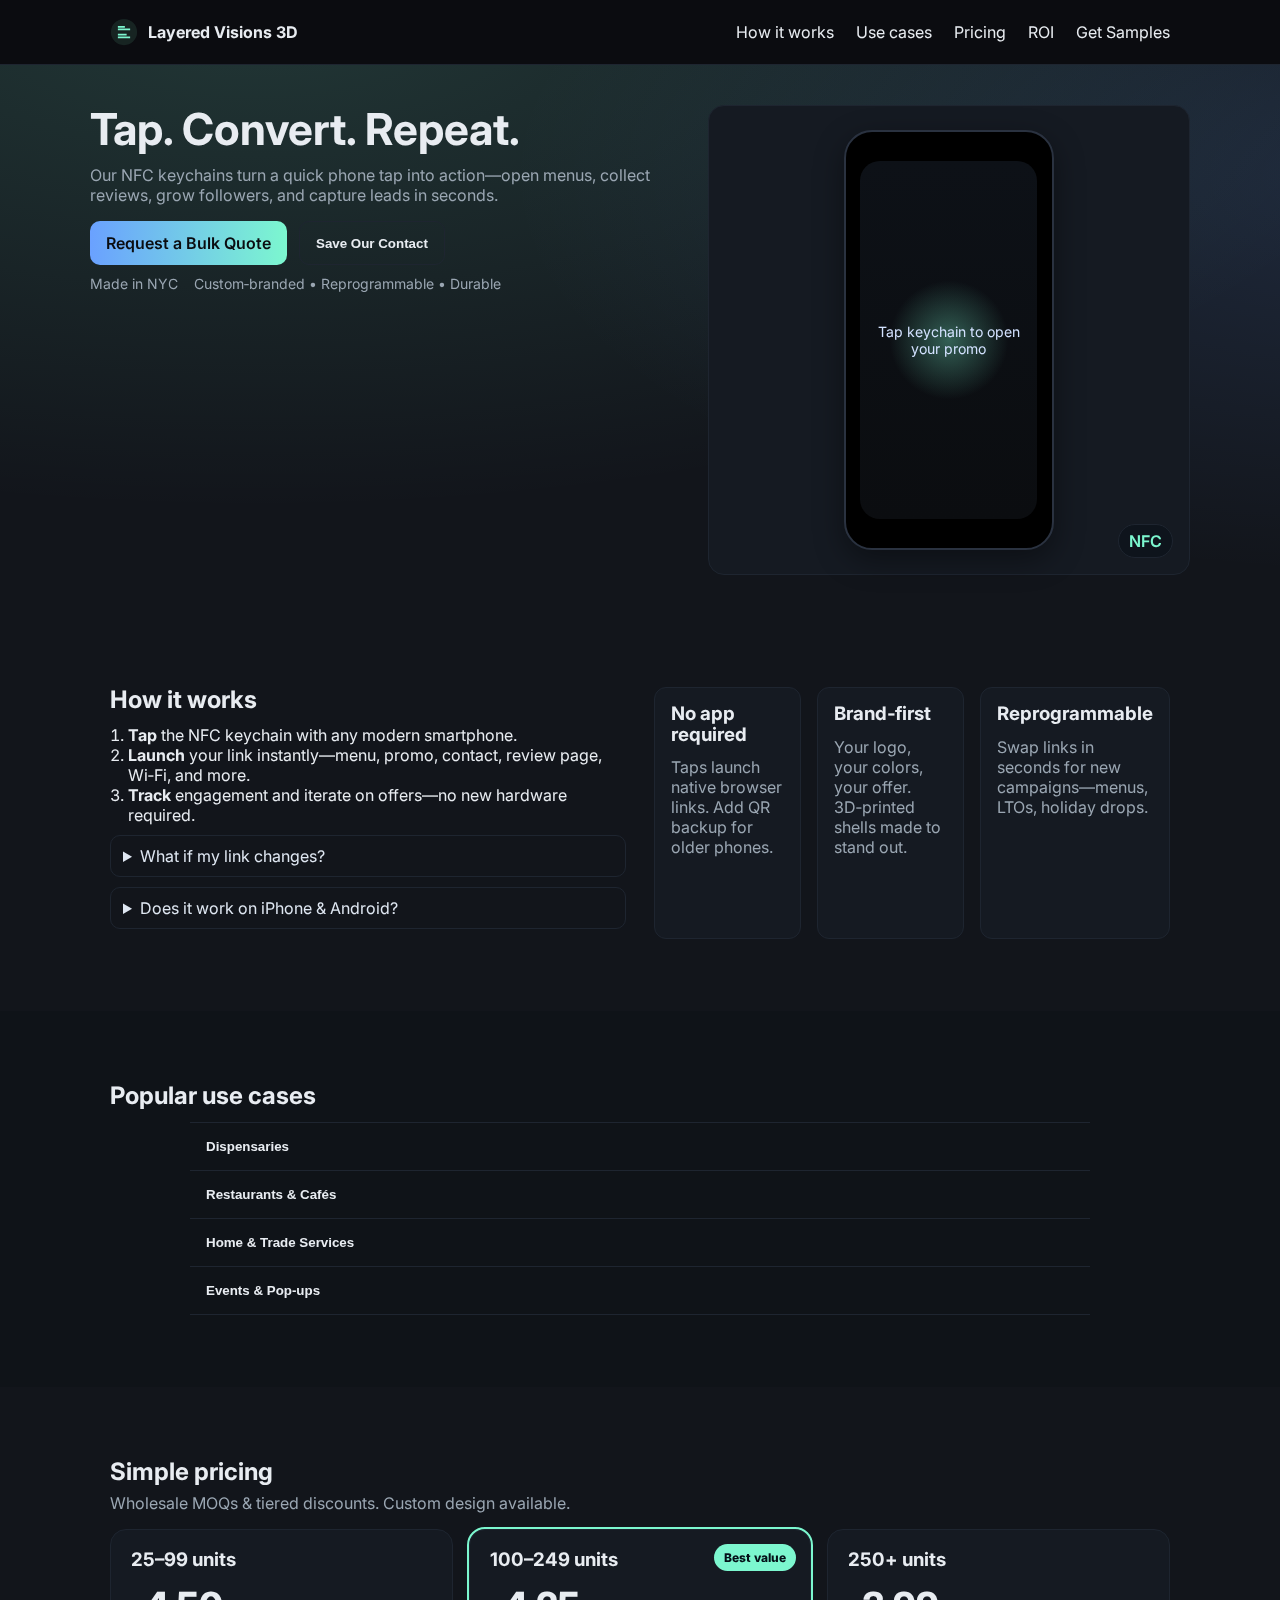
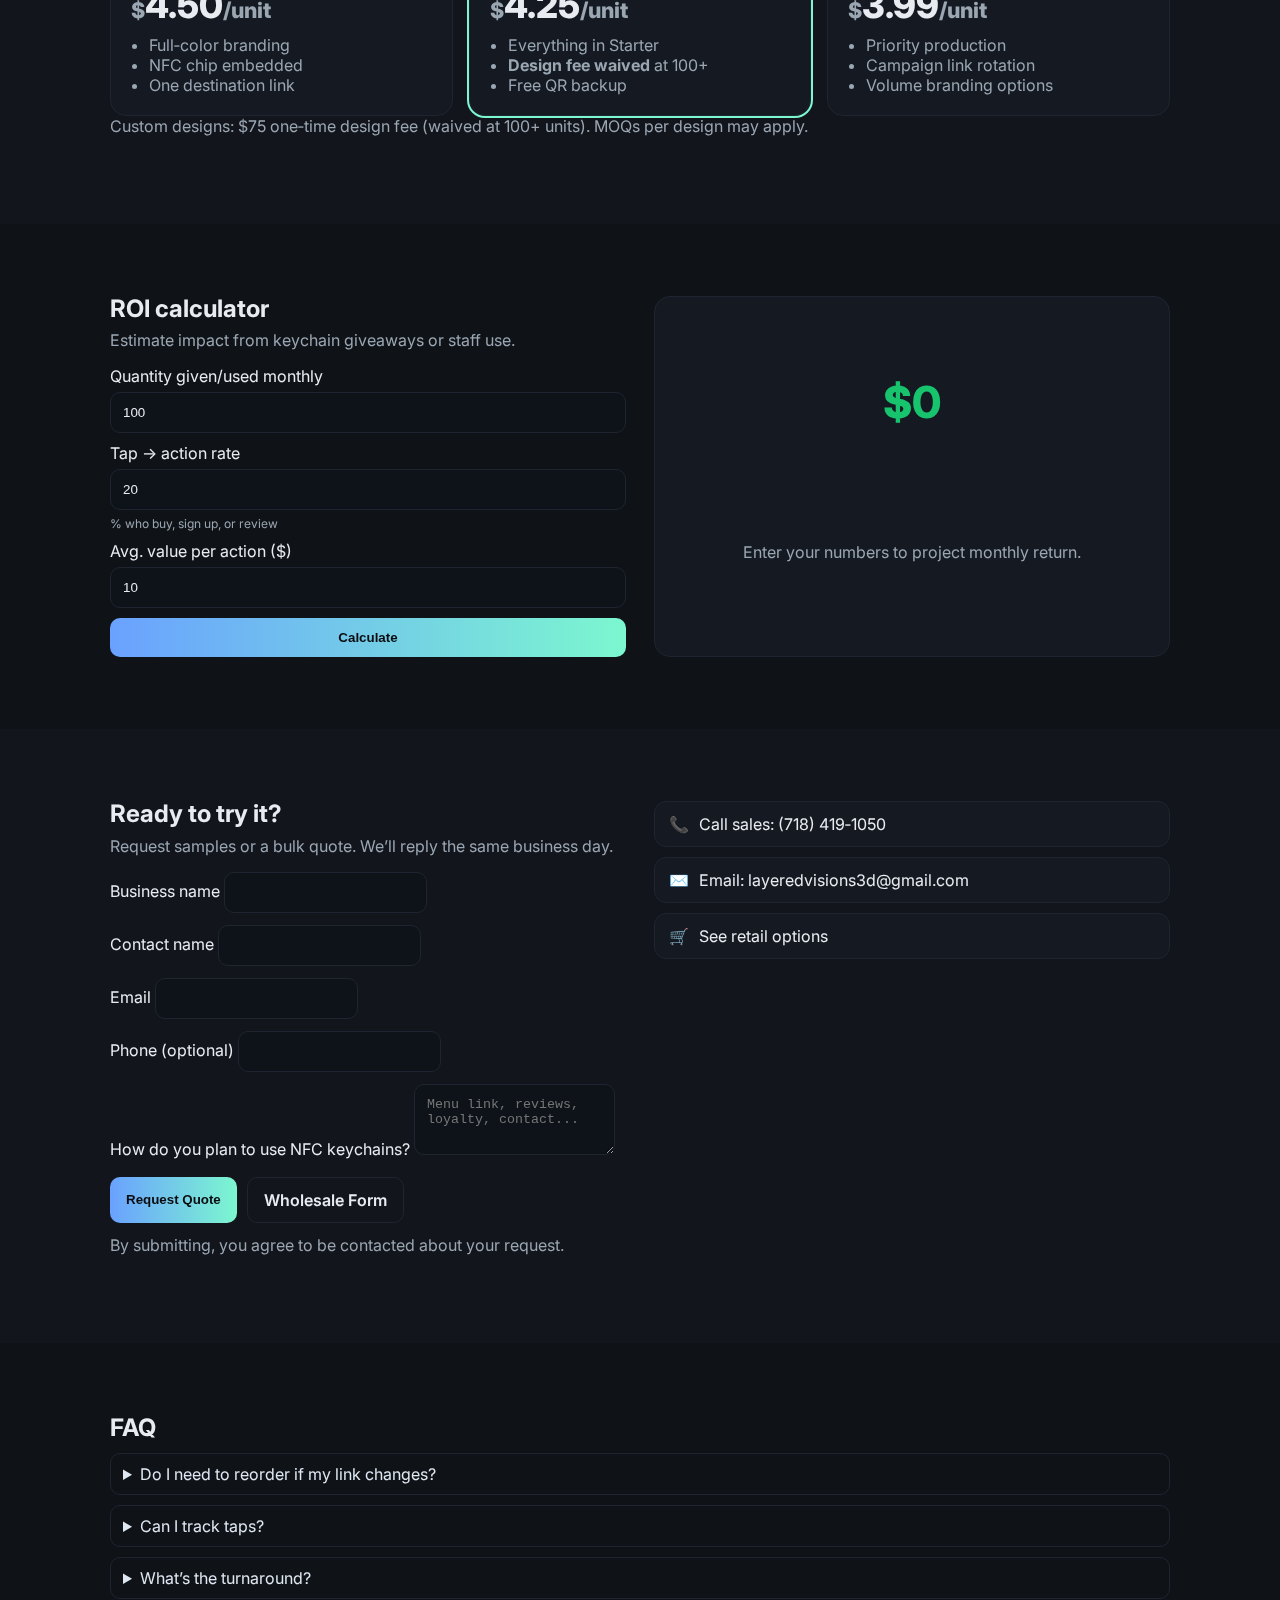
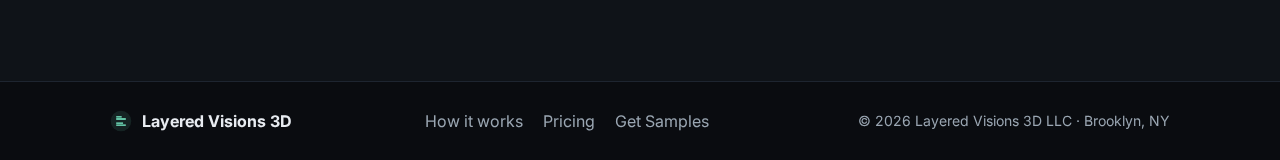
<file: sample/index.html>
<!doctype html>
<html lang="en">
<head>
  <meta charset="utf-8">
  <meta name="viewport" content="width=device-width, initial-scale=1">
  <title>Layered Visions 3D · NFC Keychains for Business</title>
  <meta name="description" content="Tap to see how NFC keychains convert customers: instant menus, promos, contact, reviews & more. Pricing, use-cases, ROI calculator, and ordering.">
  <link rel="preconnect" href="https://fonts.googleapis.com">
  <link rel="preconnect" href="https://fonts.gstatic.com" crossorigin>
  <link href="https://fonts.googleapis.com/css2?family=Inter:wght@400;500;600;700;800&display=swap" rel="stylesheet">
  <link rel="stylesheet" href="styles.css">
</head>
<body>
  <header class="site-header">
    <div class="container nav">
      <div class="brand">
        <svg viewBox="0 0 64 64" aria-hidden="true"><circle cx="32" cy="32" r="30" fill="currentColor" opacity=".1"/><path d="M18 24h28v4H18zm0 12h20v4H18zM18 18h16v4H18zM18 42h28v4H18z" fill="currentColor"/></svg>
        <span>Layered Visions 3D</span>
      </div>
      <nav class="nav-links">
        <a href="#how">How it works</a>
        <a href="#use-cases">Use cases</a>
        <a href="#pricing">Pricing</a>
        <a href="#roi">ROI</a>
        <a href="#order">Get Samples</a>
      </nav>
    </div>
  </header>

  <section class="hero">
    <div class="container hero-inner">
      <div class="hero-copy">
        <h1>Tap. Convert. Repeat.</h1>
        <p>Our NFC keychains turn a quick phone tap into action—open menus, collect reviews, grow followers, and capture leads in seconds.</p>
        <div class="hero-ctas">
          <a class="btn primary" href="#order">Request a Bulk Quote</a>
          <button class="btn ghost" id="save-contact">Save Our Contact</button>
        </div>
        <div class="meta">
          <span>Made in NYC</span>
          <span>Custom‑branded • Reprogrammable • Durable</span>
        </div>
      </div>
      <div class="hero-card" role="img" aria-label="NFC tap demo">
        <div class="phone">
          <div class="screen">
            <div class="pulse"></div>
            <div class="screen-text">Tap keychain to open your promo</div>
          </div>
        </div>
        <div class="tag">NFC</div>
      </div>
    </div>
  </section>

  <section id="how" class="section">
    <div class="container two-col">
      <div>
        <h2>How it works</h2>
        <ol class="steps">
          <li><strong>Tap</strong> the NFC keychain with any modern smartphone.</li>
          <li><strong>Launch</strong> your link instantly—menu, promo, contact, review page, Wi‑Fi, and more.</li>
          <li><strong>Track</strong> engagement and iterate on offers—no new hardware required.</li>
        </ol>
        <details class="details">
          <summary>What if my link changes?</summary>
          <p>No reorder needed. Update the destination anytime—your same keychains point to the newest page or promo.</p>
        </details>
        <details class="details">
          <summary>Does it work on iPhone & Android?</summary>
          <p>Yes. iPhone (XS and newer) and most Android devices read NFC with a simple tap.</p>
        </details>
      </div>
      <div class="card-list">
        <div class="card">
          <h3>No app required</h3>
          <p>Taps launch native browser links. Add QR backup for older phones.</p>
        </div>
        <div class="card">
          <h3>Brand‑first</h3>
          <p>Your logo, your colors, your offer. 3D‑printed shells made to stand out.</p>
        </div>
        <div class="card">
          <h3>Reprogrammable</h3>
          <p>Swap links in seconds for new campaigns—menus, LTOs, holiday drops.</p>
        </div>
      </div>
    </div>
  </section>

  <section id="use-cases" class="section alt">
    <div class="container">
      <h2>Popular use cases</h2>
      <div class="accordion">
        <button class="acc" aria-expanded="false">Dispensaries</button>
        <div class="panel">
          <ul>
            <li>Open today’s menu + exclusive “tap‑only” discount</li>
            <li>Collect Google reviews after purchase</li>
            <li>Join SMS or Telegram VIP club</li>
          </ul>
        </div>

        <button class="acc" aria-expanded="false">Restaurants & Cafés</button>
        <div class="panel">
          <ul>
            <li>Menu + order link in one tap</li>
            <li>Tip‑jar, loyalty signup, or Wi‑Fi access</li>
            <li>Table‑side feedback → 5★ reviews</li>
          </ul>
        </div>

        <button class="acc" aria-expanded="false">Home & Trade Services</button>
        <div class="panel">
          <ul>
            <li>One‑tap “Need help?” service request</li>
            <li>Save contact card to phone</li>
            <li>Before/after gallery & financing links</li>
          </ul>
        </div>

        <button class="acc" aria-expanded="false">Events & Pop‑ups</button>
        <div class="panel">
          <ul>
            <li>Exclusive show‑only promo</li>
            <li>Lead capture to CRM (Mailchimp/Sheets)</li>
            <li>Follow on IG/TikTok immediately</li>
          </ul>
        </div>
      </div>
    </div>
  </section>

  <section id="pricing" class="section">
    <div class="container">
      <h2>Simple pricing</h2>
      <p class="sub">Wholesale MOQs & tiered discounts. Custom design available.</p>
      <div class="pricing-grid">
        <div class="price-card">
          <h3>25–99 units</h3>
          <div class="price"><span>$</span>4.50<span>/unit</span></div>
          <ul>
            <li>Full‑color branding</li>
            <li>NFC chip embedded</li>
            <li>One destination link</li>
          </ul>
        </div>
        <div class="price-card featured">
          <div class="badge">Best value</div>
          <h3>100–249 units</h3>
          <div class="price"><span>$</span>4.25<span>/unit</span></div>
          <ul>
            <li>Everything in Starter</li>
            <li><strong>Design fee waived</strong> at 100+</li>
            <li>Free QR backup</li>
          </ul>
        </div>
        <div class="price-card">
          <h3>250+ units</h3>
          <div class="price"><span>$</span>3.99<span>/unit</span></div>
          <ul>
            <li>Priority production</li>
            <li>Campaign link rotation</li>
            <li>Volume branding options</li>
          </ul>
        </div>
      </div>
      <p class="fine">Custom designs: $75 one‑time design fee (waived at 100+ units). MOQs per design may apply.</p>
    </div>
  </section>

  <section id="roi" class="section alt">
    <div class="container two-col">
      <div>
        <h2>ROI calculator</h2>
        <p class="sub">Estimate impact from keychain giveaways or staff use.</p>
        <form id="roi-form" class="roi-form" onsubmit="return false;">
          <label>Quantity given/used monthly
            <input type="number" id="qty" min="1" value="100">
          </label>
          <label>Tap → action rate
            <input type="number" id="conv" min="1" max="100" value="20">
            <span class="hint">% who buy, sign up, or review</span>
          </label>
          <label>Avg. value per action ($)
            <input type="number" id="value" min="0" step="0.01" value="10">
          </label>
          <button class="btn primary" id="calc">Calculate</button>
        </form>
      </div>
      <div class="roi-output" id="roi-output" aria-live="polite">
        <div class="roi-number" id="roi-monthly">$0</div>
        <p class="sub" id="roi-notes">Enter your numbers to project monthly return.</p>
      </div>
    </div>
  </section>

  <section id="order" class="section">
    <div class="container two-col">
      <div>
        <h2>Ready to try it?</h2>
        <p class="sub">Request samples or a bulk quote. We’ll reply the same business day.</p>
        <form id="lead-form" class="lead-form" action="#" method="post">
          <label>Business name
            <input type="text" name="business" required>
          </label>
          <label>Contact name
            <input type="text" name="name" required>
          </label>
          <label>Email
            <input type="email" name="email" required>
          </label>
          <label>Phone (optional)
            <input type="tel" name="phone">
          </label>
          <label>How do you plan to use NFC keychains?
            <textarea name="usecase" rows="3" placeholder="Menu link, reviews, loyalty, contact..."></textarea>
          </label>
          <div class="form-actions">
            <button class="btn primary" type="submit">Request Quote</button>
            <a class="btn ghost" href="#" id="https://docs.google.com/forms/d/e/1FAIpQLSfnHkk0mn52RoVqnh6q5E7ObPLPhLmeNUTDsqNGBTjaO7Budw/viewform">Wholesale Form</a>
          </div>
          <p class="fine">By submitting, you agree to be contacted about your request.</p>
        </form>
      </div>
      <div class="cta-stack">
        <a class="cta" id="call-us" href="tel:17184191050">
          <span class="icon">📞</span> Call sales: (718) 419‑1050
        </a>
        <a class="cta" id="email-us" href="mailto:layeredvisions3d@gmail.com?subject=NFC%20Keychains%20Bulk%20Quote">
          <span class="icon">✉️</span> Email: layeredvisions3d@gmail.com
        </a>
        <a class="cta" id="shop-link" href="#" target="_blank" rel="noopener">
          <span class="icon">🛒</span> See retail options
        </a>
      </div>
    </div>
  </section>

  <section class="section alt">
    <div class="container faq">
      <h2>FAQ</h2>
      <details class="details">
        <summary>Do I need to reorder if my link changes?</summary>
        <p>No—update the link anytime. The same physical keychain always points to your newest page or promotion.</p>
      </details>
      <details class="details">
        <summary>Can I track taps?</summary>
        <p>Yes—use any short‑link or analytics tool. We can set this up for you on request.</p>
      </details>
      <details class="details">
        <summary>What’s the turnaround?</summary>
        <p>Typical production is 5–10 business days depending on volume and customization.</p>
      </details>
    </div>
  </section>

  <footer class="site-footer">
    <div class="container footer-inner">
      <div class="brand small">
        <svg viewBox="0 0 64 64" aria-hidden="true"><circle cx="32" cy="32" r="30" fill="currentColor" opacity=".1"/><path d="M18 24h28v4H18zm0 12h20v4H18zM18 18h16v4H18zM18 42h28v4H18z" fill="currentColor"/></svg>
        <span>Layered Visions 3D</span>
      </div>
      <div class="links">
        <a href="#how">How it works</a>
        <a href="#pricing">Pricing</a>
        <a href="#order">Get Samples</a>
      </div>
      <div class="legal">© <span id="year"></span> Layered Visions 3D LLC · Brooklyn, NY</div>
    </div>
  </footer>

  <script src="script.js"></script>
</body>
</html>
</file>
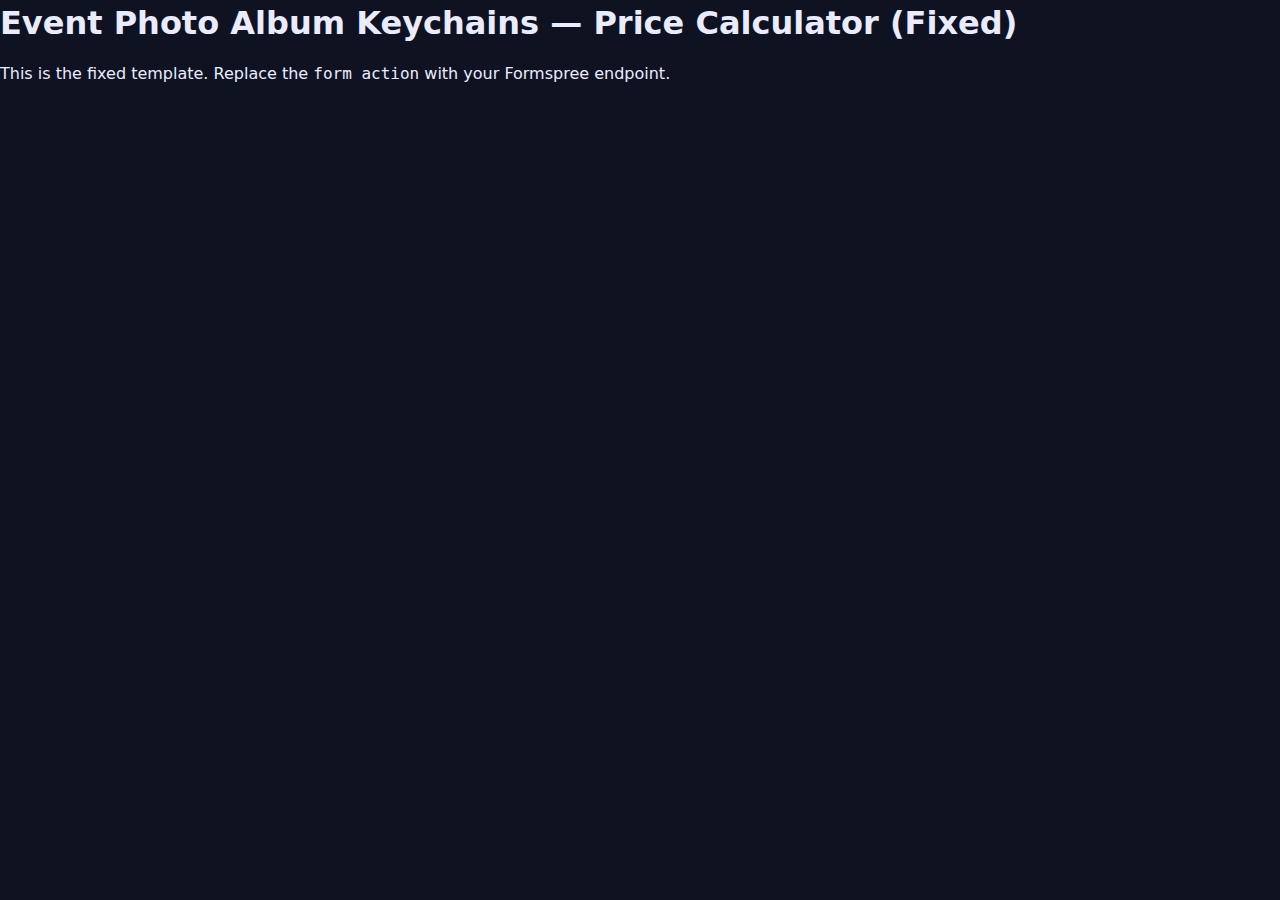
<file: album-keychain-calculator-fixed.html>
<!DOCTYPE html>
<html lang="en">
<head>
  <meta charset="UTF-8" />
  <meta name="viewport" content="width=device-width, initial-scale=1" />
  <title>Event Photo Album Keychains — Price Calculator</title>
  <style>
    :root{
      --bg:#0f1221;
      --card:#171a2b;
      --ink:#e9ecff;
      --muted:#b7bdff;
      --accent:#7a86ff;
      --accent-2:#a7ffcb;
      --line:#2a2f4a;
      --good:#a7ffcb;
      --warn:#ffd166;
      --danger:#ff7b7b;
    }
    *{box-sizing:border-box}
    html,body{margin:0;background:var(--bg);color:var(--ink);font:16px/1.45 system-ui, -apple-system, Segoe UI, Roboto, "Helvetica Neue", Arial, "Noto Sans", "Liberation Sans", sans-serif}
    h1,h2,h3{margin:0 0 .5rem}
    a{color:var(--accent)}
    .wrap{max-width:980px;margin:24px auto;padding:0 16px 48px}
    .page-title{display:flex;justify-content:space-between;align-items:center;gap:12px;margin-bottom:16px}
    .pill{background:linear-gradient(90deg, var(--accent), var(--accent-2));color:#101320;border:none;border-radius:999px;padding:8px 12px;font-weight:700}
    .grid{display:grid;grid-template-columns: 1.2fr .8fr;gap:16px}
    @media (max-width: 920px){ .grid{grid-template-columns:1fr} }
    .card{background:var(--card);border:1px solid var(--line);border-radius:14px;padding:16px}
    .section{margin-bottom:14px}
    .section + .section{border-top:1px dashed var(--line);padding-top:14px}
    label{display:block;font-weight:600;margin:0 0 6px}
    .row{display:flex;gap:12px;flex-wrap:wrap;align-items:center}
    .row > *{flex:1}
    .muted{color:var(--muted)}
    select, input[type="number"], input[type="text"], input[type="email"]{
      width:100%;background:#0b0e1a;color:var(--ink);
      border:1px solid var(--line);border-radius:10px;padding:10px 12px;
      outline:none;
    }
    input[type="radio"], input[type="checkbox"]{transform:scale(1.1)}
    .choices{display:grid;gap:10px}
    .choice{display:flex;gap:10px;align-items:flex-start;background:#0b0e1a;border:1px solid var(--line);border-radius:12px;padding:12px;position:relative;}
    .choice .meta{flex:1}
    .choice .price{
      font-family: ui-monospace, SFMono-Regular, Menlo, Monaco, Consolas, "Liberation Mono", monospace;
      font-weight:700;
      font-size:1.1rem;
      color:var(--accent);
      white-space:nowrap;
    }
    ul.bullets{margin:.35rem 0 .25rem 1.25rem}
    ul.bullets li{margin:.25rem 0}
    .i{
      display:inline-flex;justify-content:center;align-items:center;
      width:18px;height:18px;border-radius:50%;border:1px solid var(--muted);
      color:var(--muted);font-size:12px;line-height:1;cursor:pointer;position:relative;margin-left:6px;
      z-index:3;
    }
    .tooltip{
      position:absolute;inset:auto auto auto 100%;margin-left:8px;z-index:4;min-width:220px;
      background:#0b0e1a;border:1px solid var(--line);color:var(--ink);padding:10px;border-radius:10px;
      box-shadow:0 6px 18px rgba(0,0,0,.35);display:none
    }
    .i[data-open="1"] .tooltip{display:block}
    .totals{position:sticky;top:12px}
    .line{display:flex;justify-content:space-between;gap:8px;margin:8px 0}
    .line.total{font-size:1.25rem;font-weight:900;border-top:2px solid var(--line);padding-top:8px}
    .help{display:flex;gap:10px;align-items:center;margin-top:8px}
    .btn{display:inline-flex;align-items:center;gap:8px;background:transparent;border:1px solid var(--accent);color:var(--ink);padding:10px 12px;border-radius:10px;cursor:pointer}
    .btn.primary{background:var(--accent);color:#0b0e1a;border:none;font-weight:800}
    .note{font-size:.9rem;color:var(--muted)}
    .warn{color:var(--warn)}
    .danger{color:var(--danger)}
    .mono{font-family: ui-monospace, SFMono-Regular, Menlo, Monaco, Consolas, "Liberation Mono", monospace}
  </style>
</head>
<body>
  <h1>Event Photo Album Keychains — Price Calculator (Fixed)</h1>
  <p>This is the fixed template. Replace the <code>form action</code> with your Formspree endpoint.</p>

  <script>
    /* === FIX: reliable ⓘ tooltips inside <label> === */
    (function setupInfoIcons(){
      const icons = document.querySelectorAll('.i');

      function closeAll(){
        icons.forEach(i => {
          i.removeAttribute('data-open');
          if (i.hasAttribute('aria-expanded')) i.setAttribute('aria-expanded','false');
        });
      }

      function toggle(icon){
        if (icon.getAttribute('data-open') === '1') {
          icon.removeAttribute('data-open');
          icon.setAttribute('aria-expanded','false');
        } else {
          closeAll();
          icon.setAttribute('data-open','1');
          icon.setAttribute('aria-expanded','true');
        }
      }

      document.addEventListener('click', (e) => {
        const icon = e.target.closest('.i');
        if (icon) {
          e.preventDefault();
          e.stopPropagation();
          toggle(icon);
        } else {
          closeAll();
        }
      }, true);

      icons.forEach(icon => {
        icon.setAttribute('role','button');
        icon.setAttribute('tabindex','0');
        icon.setAttribute('aria-expanded','false');
        icon.addEventListener('keydown', (e) => {
          if (e.key === 'Enter' || e.key === ' ') {
            e.preventDefault();
            e.stopPropagation();
            toggle(icon);
          } else if (e.key === 'Escape') {
            e.preventDefault();
            e.stopPropagation();
            closeAll();
          }
        });
        const tip = icon.querySelector('.tooltip');
        if (tip) tip.addEventListener('click', (e)=> e.stopPropagation());
      });
    })();
  </script>
</body>
</html>
</file>
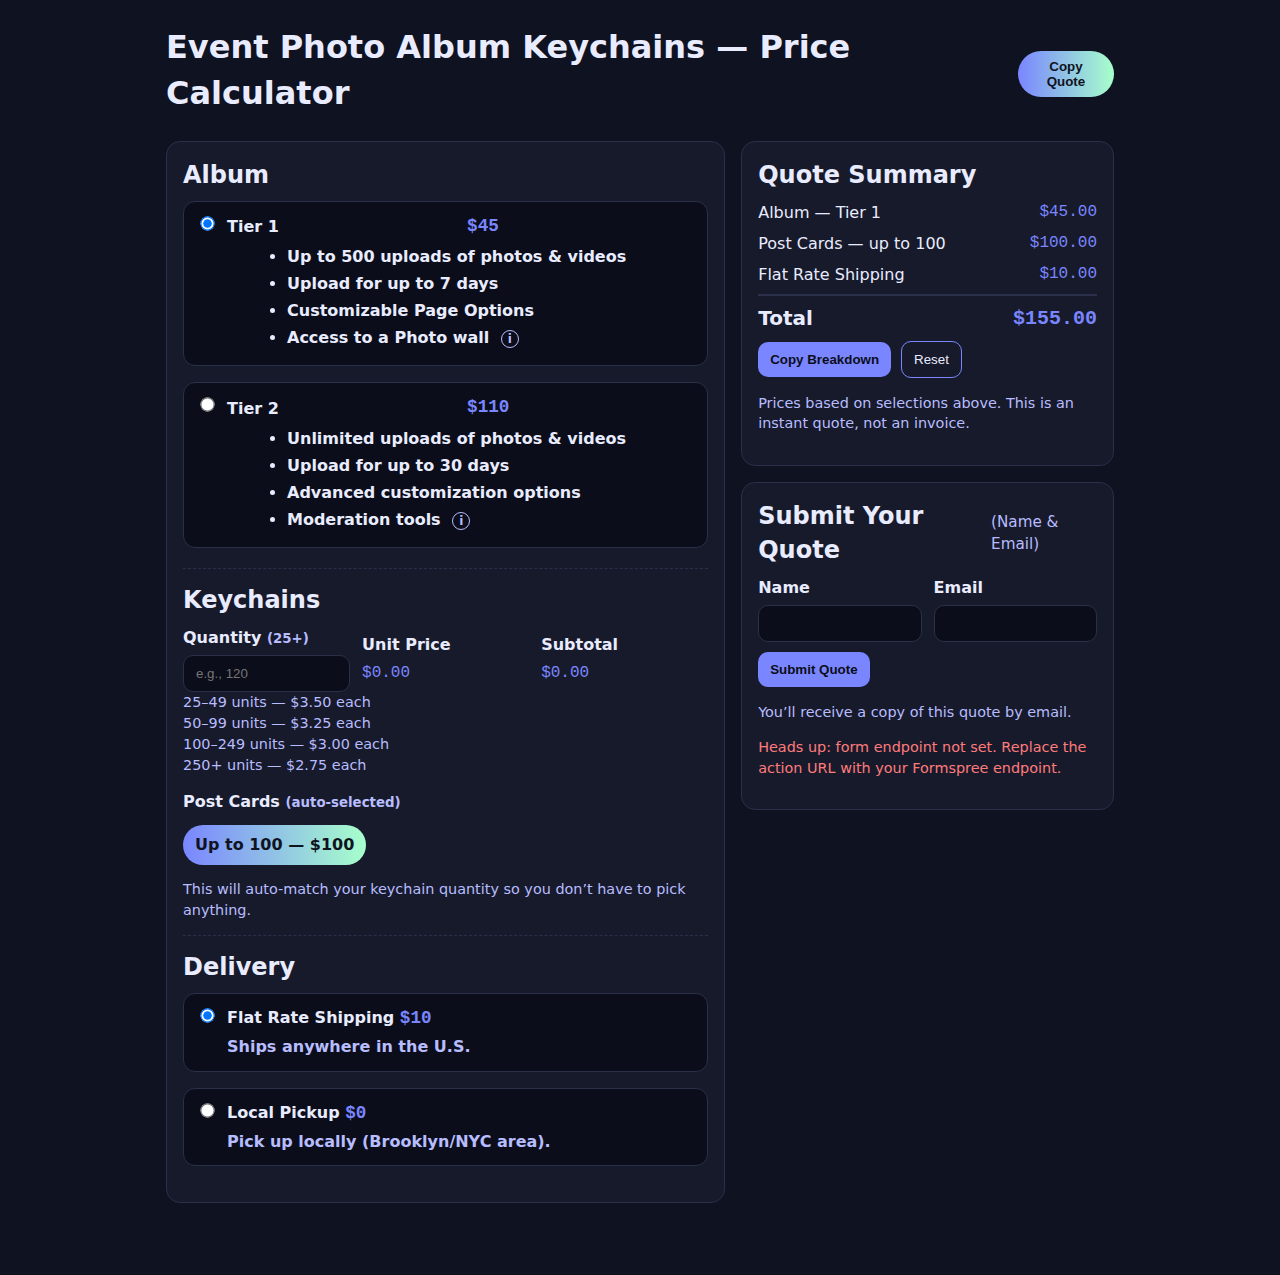
<file: album-keychain-calculator-v7(1).html>
<!DOCTYPE html>
<html lang="en">
<head>
  <meta charset="UTF-8" />
  <meta name="viewport" content="width=device-width, initial-scale=1" />
  <title>Event Photo Album Keychains — Price Calculator</title>
  <style>
    :root{
      --bg:#0f1221;
      --card:#171a2b;
      --ink:#e9ecff;
      --muted:#b7bdff;
      --accent:#7a86ff;
      --accent-2:#a7ffcb;
      --line:#2a2f4a;
      --good:#a7ffcb;
      --warn:#ffd166;
      --danger:#ff7b7b;
    }
    *{box-sizing:border-box}
    html,body{margin:0;background:var(--bg);color:var(--ink);font:16px/1.45 system-ui, -apple-system, Segoe UI, Roboto, "Helvetica Neue", Arial, "Noto Sans", "Liberation Sans", sans-serif}
    h1,h2,h3{margin:0 0 .5rem}
    a{color:var(--accent)}
    .wrap{max-width:980px;margin:24px auto;padding:0 16px 48px}
    .page-title{display:flex;justify-content:space-between;align-items:center;gap:12px;margin-bottom:16px}
    .pill{background:linear-gradient(90deg, var(--accent), var(--accent-2));color:#101320;border:none;border-radius:999px;padding:8px 12px;font-weight:700}
    .grid{display:grid;grid-template-columns: 1.2fr .8fr;gap:16px}
    @media (max-width: 920px){ .grid{grid-template-columns:1fr} }
    .card{background:var(--card);border:1px solid var(--line);border-radius:14px;padding:16px}
    .section{margin-bottom:14px}
    .section + .section{border-top:1px dashed var(--line);padding-top:14px}
    label{display:block;font-weight:600;margin:0 0 6px}
    .row{display:flex;gap:12px;flex-wrap:wrap;align-items:center}
    .row > *{flex:1}
    .muted{color:var(--muted)}
    select, input[type="number"], input[type="text"], input[type="email"]{
      width:100%;background:#0b0e1a;color:var(--ink);
      border:1px solid var(--line);border-radius:10px;padding:10px 12px;
      outline:none;
    }
    input[type="radio"], input[type="checkbox"]{transform:scale(1.1)}
    .choices{display:grid;gap:10px}
    .choice{display:flex;gap:10px;align-items:flex-start;background:#0b0e1a;border:1px solid var(--line);border-radius:12px;padding:12px}
    .choice .meta{flex:1}
    .choice .price{
      font-family: ui-monospace, SFMono-Regular, Menlo, Monaco, Consolas, "Liberation Mono", monospace;
      font-weight:700;
      font-size:1.1rem;
      color:var(--accent);
      white-space:nowrap;
    }
    ul.bullets{margin:.35rem 0 .25rem 1.25rem}
    ul.bullets li{margin:.25rem 0}
    .i{display:inline-flex;justify-content:center;align-items:center;
        width:18px;height:18px;border-radius:50%;border:1px solid var(--muted);
        color:var(--muted);font-size:12px;line-height:1;cursor:pointer;position:relative;margin-left:6px}
    .tooltip{position:absolute;inset:auto auto auto 100%;margin-left:8px;z-index:5;min-width:220px;
      background:#0b0e1a;border:1px solid var(--line);color:var(--ink);padding:10px;border-radius:10px;box-shadow:0 6px 18px rgba(0,0,0,.35);display:none}
    .i[data-open="1"] .tooltip{display:block}
    .totals{position:sticky;top:12px}
    .line{display:flex;justify-content:space-between;gap:8px;margin:8px 0}
    .line.total{font-size:1.25rem;font-weight:900;border-top:2px solid var(--line);padding-top:8px}
    .line small{color:var(--muted)}
    .help{display:flex;gap:10px;align-items:center;margin-top:8px}
    .btn{display:inline-flex;align-items:center;gap:8px;background:transparent;border:1px solid var(--accent);color:var(--ink);padding:10px 12px;border-radius:10px;cursor:pointer}
    .btn.primary{background:var(--accent);color:#0b0e1a;border:none;font-weight:800}
    .note{font-size:.9rem;color:var(--muted)}
    .warn{color:var(--warn)}
    .ok{color:var(--good)}
    .danger{color:var(--danger)}
    .mono{font-family: ui-monospace, SFMono-Regular, Menlo, Monaco, Consolas, "Liberation Mono", monospace}
    .submit-card h2{display:flex;align-items:center;gap:8px}
    .submit-card h2::after{content:"(Name & Email)";font-weight:500;color:var(--muted);font-size:.95rem}
    .pill.fake{cursor:default}
  </style>
</head>
<body>
  <div class="wrap">
    <div class="page-title">
      <h1>Event Photo Album Keychains — Price Calculator</h1>
      <button class="pill" id="copySummary">Copy Quote</button>
    </div>

    <div class="grid">
      <!-- Left: Inputs -->
      <div class="card">
        <!-- Album -->
        <div class="section">
          <h2>Album</h2>
          <div class="choices" role="group" aria-label="Album Tier">
            <label class="choice">
              <input type="radio" name="albumTier" value="t1" checked />
              <div class="meta">
                <div class="row" style="align-items:center">
                  <strong>Tier 1</strong>
                  <span class="price">$45</span>
                </div>
                <ul class="bullets">
                  <li>Up to <strong>500 uploads</strong> of photos &amp; videos</li>
                  <li>Upload for up to <strong>7 days</strong></li>
                  <li>Customizable Page Options</li>
                  <li>Access to a Photo wall
                    <span class="i" tabindex="0" role="button" aria-expanded="false" aria-label="More info">i
                      <span class="tooltip" role="tooltip">Link to a slideshow page showing uploaded photos &amp; videos, viewable online.</span>
                    </span>
                  </li>
                </ul>
              </div>
            </label>

            <label class="choice">
              <input type="radio" name="albumTier" value="t2" />
              <div class="meta">
                <div class="row" style="align-items:center">
                  <strong>Tier 2</strong>
                  <span class="price">$110</span>
                </div>
                <ul class="bullets">
                  <li><strong>Unlimited uploads</strong> of photos &amp; videos</li>
                  <li>Upload for up to <strong>30 days</strong></li>
                  <li>Advanced customization options</li>
                  <li>Moderation tools
                    <span class="i" tabindex="0" role="button" aria-expanded="false" aria-label="More info">i
                      <span class="tooltip" role="tooltip">Full control over which uploads are approved to appear; auto-approve trusted guests; and more.</span>
                    </span>
                  </li>
                </ul>
              </div>
            </label>
          </div>
        </div>

        <!-- Keychains -->
        <div class="section">
          <h2>Keychains</h2>
          <div class="row">
            <div>
              <label for="kcQty">Quantity <small class="muted">(25+)</small></label>
              <input id="kcQty" type="number" min="0" step="1" placeholder="e.g., 120" />
            </div>
            <div>
              <label>Unit Price</label>
              <div id="kcUnit" class="mono" style="color:var(--accent)">$0.00</div>
            </div>
            <div>
              <label>Subtotal</label>
              <div id="kcSubtotal" class="mono" style="color:var(--accent)">$0.00</div>
            </div>
          </div>
          <div class="note">
            <div>25–49 units — $3.50 each</div>
            <div>50–99 units — $3.25 each</div>
            <div>100–249 units — $3.00 each</div>
            <div>250+ units — $2.75 each</div>
          </div>
          <p id="kcHint" class="note"></p>

          <!-- Post Cards (auto, non-editable) -->
          <div class="row" style="margin-top:10px">
            <div style="flex:1 1 100%">
              <label>Post Cards <small class="muted">(auto-selected)</small></label>
              <div class="pill fake" id="postcardsDisplay" style="display:inline-flex;margin-top:6px">None</div>
              <input type="hidden" id="postcardsHidden" name="postcards" value="0" />
            </div>
          </div>
          <p class="note">This will auto-match your keychain quantity so you don’t have to pick anything.</p>
        </div>

        <!-- Delivery -->
        <div class="section">
          <h2>Delivery</h2>
          <div class="choices" role="group" aria-label="Delivery">
            <label class="choice">
              <input type="radio" name="ship" value="ship" checked />
              <div class="meta">
                <strong>Flat Rate Shipping</strong> <span class="price">$10</span>
                <p class="muted" style="margin:.25rem 0 0">Ships anywhere in the U.S.</p>
              </div>
            </label>
            <label class="choice">
              <input type="radio" name="ship" value="pickup" />
              <div class="meta">
                <strong>Local Pickup</strong> <span class="price">$0</span>
                <p class="muted" style="margin:.25rem 0 0">Pick up locally (Brooklyn/NYC area).</p>
              </div>
            </label>
          </div>
        </div>
      </div>

      <!-- Right: Summary + Submit -->
      <div>
        <div class="card totals" id="summaryCard">
          <h2>Quote Summary</h2>
          <div id="lines"></div>
          <div class="line total"><div>Total</div><div id="grand" class="mono" style="color:var(--accent)">$0.00</div></div>
          <div class="help">
            <button class="btn primary" id="copyBreakdown" type="button">Copy Breakdown</button>
            <button class="btn" id="resetAll" type="button">Reset</button>
          </div>
          <p class="note">Prices based on selections above. This is an instant quote, not an invoice.</p>
        </div>

        <!-- Submit Section -->
        <div class="card submit-card" id="submitCard" style="margin-top:16px">
          <h2>Submit Your Quote</h2>
          <form id="quoteForm" action="https://formspree.io/f/yourFormID" method="POST">
            <div class="row">
              <div>
                <label for="name">Name</label>
                <input type="text" id="name" name="name" required />
              </div>
              <div>
                <label for="email">Email</label>
                <input type="email" id="email" name="_replyto" required />
              </div>
            </div>
            <input type="hidden" id="quoteData" name="quoteData" />
            <button class="btn primary" id="submitBtn" type="submit" style="margin-top:10px">Submit Quote</button>
          </form>
          <p class="note">You’ll receive a copy of this quote by email.</p>
          <p class="note danger" id="formNote" style="display:none">Heads up: form endpoint not set. Replace the action URL with your Formspree endpoint.</p>
        </div>
      </div>
    </div>
  </div>

  <script>
    const money = (n)=>"$"+(n||0).toFixed(2);

    const albumRadios = [...document.querySelectorAll('input[name="albumTier"]')];
    const postcardsDisplay = document.getElementById('postcardsDisplay');
    const postcardsHidden = document.getElementById('postcardsHidden');
    const kcQty = document.getElementById('kcQty');
    const kcUnit = document.getElementById('kcUnit');
    const kcSubtotal = document.getElementById('kcSubtotal');
    const kcHint = document.getElementById('kcHint');
    const shipRadios = [...document.querySelectorAll('input[name="ship"]')];
    const linesWrap = document.getElementById('lines');
    const grandEl = document.getElementById('grand');
    const resetBtn = document.getElementById('resetAll');
    const copyBtn = document.getElementById('copyBreakdown');
    const copyQuoteBtn = document.getElementById('copySummary');
    const quoteData = document.getElementById('quoteData');
    const form = document.getElementById('quoteForm');
    const formNote = document.getElementById('formNote');

    if(form && form.getAttribute('action').includes('yourFormID')){
      formNote.style.display = 'block';
    }

    const postcardPrices = {0:0, 50:70, 100:100, 250:200};
    const albumPrices = {t1:45, t2:110};

    function keychainUnit(q){
      if(q===0) return 0;
      if(q<25) return NaN;
      if(q<=49) return 3.50;
      if(q<=99) return 3.25;
      if(q<=249) return 3.00;
      return 2.75; // 250+
    }

    function postcardsForQty(q){
      if(q>0 && q<=50) return 50;
      if(q<=100) return 100;
      if(q>100) return 250;
      return 0;
    }

    function updatePostcardsUI(q){
      const pcKey = postcardsForQty(q);
      postcardsHidden.value = pcKey.toString();
      const label = pcKey===0 ? "None" : `Up to ${pcKey} — $${postcardPrices[pcKey]}`;
      postcardsDisplay.textContent = label;
    }

    function compute(){
      const albumChoice = albumRadios.find(r=>r.checked)?.value;
      const albumCost = albumPrices[albumChoice] ?? 0;

      const q = parseInt(kcQty.value,10) || 0;
      const unit = keychainUnit(q);
      let kcCost = 0;
      kcHint.textContent = "";
      kcHint.className = "note";

      if(Number.isNaN(unit)){
        kcUnit.textContent = "$—";
        kcSubtotal.textContent = "$—";
        updatePostcardsUI(q);
        if(q>0 && q<25){
          kcHint.textContent = "Minimum for tiered pricing is 25 units.";
          kcHint.classList.add('warn');
        }
      }else{
        kcCost = unit * q;
        kcUnit.textContent = money(unit);
        kcSubtotal.textContent = money(kcCost);
        updatePostcardsUI(q);
      }

      const pcKey = parseInt(postcardsHidden.value,10) || 0;
      const pcCost = postcardPrices[pcKey] ?? 0;

      const shipChoice = shipRadios.find(r=>r.checked)?.value || 'ship';
      const shipCost = shipChoice === 'ship' ? 10 : 0;

      const lines = [];
      if(albumCost>0){
        lines.push({label: albumChoice==='t1'?'Album — Tier 1':'Album — Tier 2', value: albumCost});
      }
      if(pcCost>0){
        lines.push({label: `Post Cards — up to ${pcKey}`, value: pcCost});
      }
      if(kcCost>0){
        lines.push({label: `Keychains — ${q} @ ${money(unit)}`, value: kcCost});
      }
      if(shipCost>0){
        lines.push({label: 'Flat Rate Shipping', value: shipCost});
      }else{
        lines.push({label: 'Local Pickup', value: 0});
      }

      linesWrap.innerHTML = "";
      lines.forEach(l=>{
        const div = document.createElement('div');
        div.className = 'line';
        div.innerHTML = `<div>${l.label}</div><div class="mono" style="color:var(--accent)">${money(l.value)}</div>`;
        linesWrap.appendChild(div);
      });

      const grand = albumCost + pcCost + kcCost + shipCost;
      grandEl.textContent = money(grand);
      const breakdownText = lines.map(l=>`${l.label}: ${money(l.value)}`).join("\n") + `\nTotal: ${money(grand)}`;
      return breakdownText;
    }

    // Tooltip behavior
    function setupTooltips(){
      const icons = document.querySelectorAll('.i');
      icons.forEach(icon => {
        const tooltip = icon.querySelector('.tooltip');
        function open(){
          icons.forEach(i => { if(i!==icon){ i.removeAttribute('data-open'); i.setAttribute?.('aria-expanded','false'); } });
          icon.setAttribute('data-open','1');
          icon.setAttribute('aria-expanded','true');
        }
        function close(){
          icon.removeAttribute('data-open');
          icon.setAttribute('aria-expanded','false');
        }
        function toggle(){
          if(icon.getAttribute('data-open')==='1'){ close(); } else { open(); }
        }
        icon.addEventListener('click', (e)=>{ e.stopPropagation(); toggle(); });
        icon.addEventListener('keydown', (e)=>{
          if(e.key==='Enter' || e.key===' '){ e.preventDefault(); e.stopPropagation(); toggle(); }
          if(e.key==='Escape'){ e.preventDefault(); e.stopPropagation(); close(); }
        });
        if(tooltip){ tooltip.addEventListener('click', (e)=> e.stopPropagation()); }
      });
      document.addEventListener('click', (e)=>{
        if(!e.target.closest('.i')){
          document.querySelectorAll('.i').forEach(i=>{
            i.removeAttribute('data-open');
            i.setAttribute?.('aria-expanded','false');
          });
        }
      });
    }

    // Events
    [...albumRadios, kcQty, ...shipRadios].forEach(el=>{
      el.addEventListener('input', ()=>{ compute(); });
      el.addEventListener('change', ()=>{ compute(); });
    });

    resetBtn.addEventListener('click', ()=>{
      document.querySelector('input[name="albumTier"][value="t1"]').checked = true;
      kcQty.value = "";
      document.querySelector('input[name="ship"][value="ship"]').checked = true;
      updatePostcardsUI(0);
      compute();
    });

    function copyToClipboard(text){
      if(navigator.clipboard && window.isSecureContext){
        return navigator.clipboard.writeText(text);
      }else{
        const ta = document.createElement('textarea');
        ta.value = text;
        ta.style.position='fixed';
        ta.style.opacity='0';
        document.body.appendChild(ta);
        ta.focus(); ta.select();
        try{ document.execCommand('copy'); }catch(e){}
        ta.remove();
        return Promise.resolve();
      }
    }

    copyBtn.addEventListener('click', async ()=>{
      const text = compute();
      await copyToClipboard(text);
      copyBtn.textContent = "Copied!";
      setTimeout(()=>copyBtn.textContent="Copy Breakdown", 1200);
    });

    copyQuoteBtn.addEventListener('click', async ()=>{
      const text = compute();
      await copyToClipboard("Quote — Event Photo Album Keychains\n\n" + text);
      const btn = document.getElementById('copySummary');
      btn.textContent = "Copied!";
      setTimeout(()=>btn.textContent="Copy Quote", 1200);
    });

    form.addEventListener('submit', function(){
      quoteData.value = compute();
    });

    // Initial run
    updatePostcardsUI(0);
    compute();
    setupTooltips();
  </script>
</body>
</html>
</file>
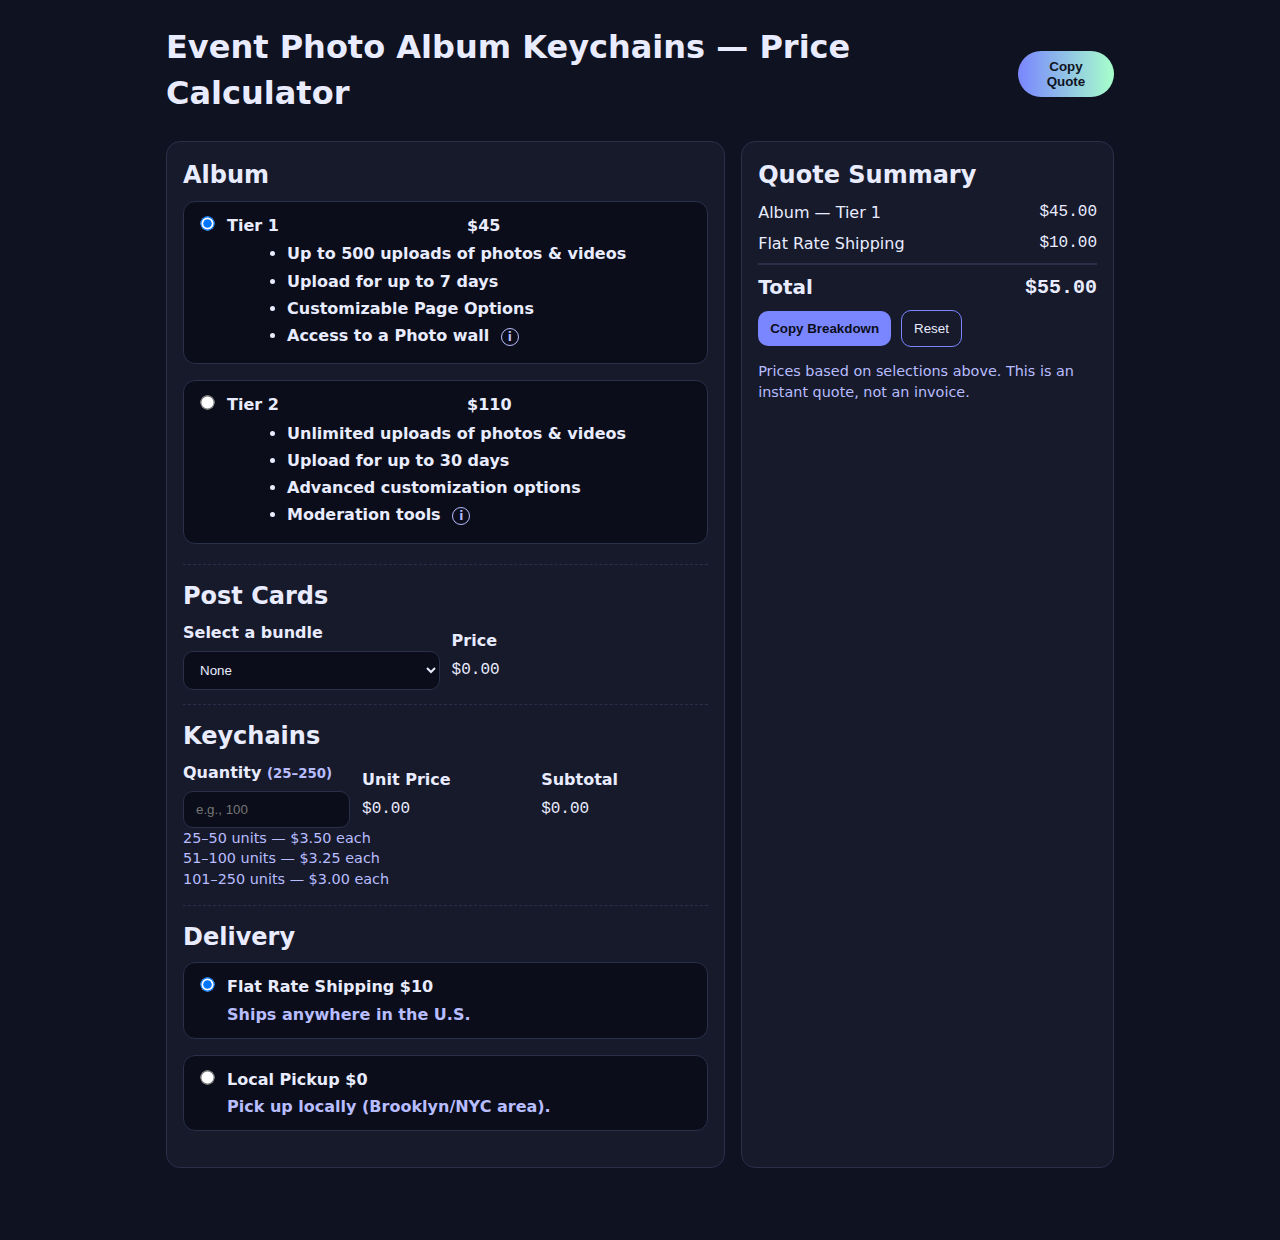
<file: album-keychain-calculator.html>
<!DOCTYPE html>
<html lang="en">
<head>
  <meta charset="UTF-8" />
  <meta name="viewport" content="width=device-width, initial-scale=1" />
  <title>Event Photo Album Keychains — Price Calculator</title>
  <style>
    :root{
      --bg:#0f1221;
      --card:#171a2b;
      --ink:#e9ecff;
      --muted:#b7bdff;
      --accent:#7a86ff;
      --accent-2:#a7ffcb;
      --line:#2a2f4a;
      --good:#a7ffcb;
      --warn:#ffd166;
    }
    *{box-sizing:border-box}
    html,body{margin:0;background:var(--bg);color:var(--ink);font:16px/1.45 system-ui, -apple-system, Segoe UI, Roboto, "Helvetica Neue", Arial, "Noto Sans", "Liberation Sans", sans-serif}
    h1,h2,h3{margin:0 0 .5rem}
    a{color:var(--accent)}
    .wrap{max-width:980px;margin:24px auto;padding:0 16px 48px}
    .page-title{display:flex;justify-content:space-between;align-items:center;gap:12px;margin-bottom:16px}
    .pill{background:linear-gradient(90deg, var(--accent), var(--accent-2));color:#101320;border:none;border-radius:999px;padding:8px 12px;font-weight:700}
    .grid{display:grid;grid-template-columns: 1.2fr .8fr;gap:16px}
    @media (max-width: 920px){ .grid{grid-template-columns:1fr} }
    .card{background:var(--card);border:1px solid var(--line);border-radius:14px;padding:16px}
    .section{margin-bottom:14px}
    .section + .section{border-top:1px dashed var(--line);padding-top:14px}
    label{display:block;font-weight:600;margin:0 0 6px}
    .row{display:flex;gap:12px;flex-wrap:wrap;align-items:center}
    .row > *{flex:1}
    .muted{color:var(--muted)}
    select, input[type="number"]{
      width:100%;background:#0b0e1a;color:var(--ink);
      border:1px solid var(--line);border-radius:10px;padding:10px 12px;
      outline:none;
    }
    input[type="radio"], input[type="checkbox"]{transform:scale(1.1)}
    .choices{display:grid;gap:10px}
    .choice{display:flex;gap:10px;align-items:flex-start;background:#0b0e1a;border:1px solid var(--line);border-radius:12px;padding:12px}
    .choice .meta{flex:1}
    .choice .price{font-weight:800;white-space:nowrap}
    ul.bullets{margin:.35rem 0 .25rem 1.25rem}
    ul.bullets li{margin:.25rem 0}
    .i{display:inline-flex;justify-content:center;align-items:center;
        width:18px;height:18px;border-radius:50%;border:1px solid var(--muted);
        color:var(--muted);font-size:12px;line-height:1;cursor:pointer;position:relative;margin-left:6px}
    .tooltip{position:absolute;inset:auto auto auto 100%;margin-left:8px;z-index:5;min-width:220px;
      background:#0b0e1a;border:1px solid var(--line);color:var(--ink);padding:10px;border-radius:10px;box-shadow:0 6px 18px rgba(0,0,0,.35);display:none}
    .i[data-open="1"] .tooltip{display:block}
    .totals{position:sticky;top:12px}
    .line{display:flex;justify-content:space-between;gap:8px;margin:8px 0}
    .line.total{font-size:1.25rem;font-weight:900;border-top:2px solid var(--line);padding-top:8px}
    .line small{color:var(--muted)}
    .help{display:flex;gap:10px;align-items:center;margin-top:8px}
    .btn{display:inline-flex;align-items:center;gap:8px;background:transparent;border:1px solid var(--accent);color:var(--ink);padding:10px 12px;border-radius:10px;cursor:pointer}
    .btn.primary{background:var(--accent);color:#0b0e1a;border:none;font-weight:800}
    .note{font-size:.9rem;color:var(--muted)}
    .warn{color:var(--warn)}
    .ok{color:var(--good)}
    .mono{font-family: ui-monospace, SFMono-Regular, Menlo, Monaco, Consolas, "Liberation Mono", "Courier New", monospace}
  </style>
</head>
<body>
  <div class="wrap">
    <div class="page-title">
      <h1>Event Photo Album Keychains — Price Calculator</h1>
      <button class="pill" id="copySummary">Copy Quote</button>
    </div>

    <div class="grid">
      <!-- Left: Inputs -->
      <div class="card">
        <!-- Album -->
        <div class="section">
          <h2>Album</h2>
          <div class="choices" role="group" aria-label="Album Tier">
            <label class="choice">
              <input type="radio" name="albumTier" value="t1" checked />
              <div class="meta">
                <div class="row" style="align-items:center">
                  <strong>Tier 1</strong>
                  <span class="price">$45</span>
                </div>
                <ul class="bullets">
                  <li>Up to <strong>500 uploads</strong> of photos &amp; videos</li>
                  <li>Upload for up to <strong>7 days</strong></li>
                  <li>Customizable Page Options</li>
                  <li>Access to a Photo wall
                    <span class="i">i
                      <span class="tooltip">Link to a slideshow page showing uploaded photos &amp; videos, viewable online.</span>
                    </span>
                  </li>
                </ul>
              </div>
            </label>

            <label class="choice">
              <input type="radio" name="albumTier" value="t2" />
              <div class="meta">
                <div class="row" style="align-items:center">
                  <strong>Tier 2</strong>
                  <span class="price">$110</span>
                </div>
                <ul class="bullets">
                  <li><strong>Unlimited uploads</strong> of photos &amp; videos</li>
                  <li>Upload for up to <strong>30 days</strong></li>
                  <li>Advanced customization options</li>
                  <li>Moderation tools
                    <span class="i">i
                      <span class="tooltip">Full control over which uploads are approved to appear; auto-approve trusted guests; and more.</span>
                    </span>
                  </li>
                </ul>
              </div>
            </label>
          </div>
        </div>

        <!-- Postcards -->
        <div class="section">
          <h2>Post Cards</h2>
          <div class="row">
            <div>
              <label for="postcards">Select a bundle</label>
              <select id="postcards">
                <option value="0">None</option>
                <option value="50">Up to 50 — $70</option>
                <option value="100">Up to 100 — $100</option>
                <option value="250">Up to 250 — $200</option>
              </select>
            </div>
            <div>
              <label>Price</label>
              <div id="postcardPrice" class="mono">$0.00</div>
            </div>
          </div>
        </div>

        <!-- Keychains -->
        <div class="section">
          <h2>Keychains</h2>
          <div class="row">
            <div>
              <label for="kcQty">Quantity <small class="muted">(25–250)</small></label>
              <input id="kcQty" type="number" min="0" step="1" placeholder="e.g., 100" />
            </div>
            <div>
              <label>Unit Price</label>
              <div id="kcUnit" class="mono">$0.00</div>
            </div>
            <div>
              <label>Subtotal</label>
              <div id="kcSubtotal" class="mono">$0.00</div>
            </div>
          </div>
          <div class="note">
            <div>25–50 units — $3.50 each</div>
            <div>51–100 units — $3.25 each</div>
            <div>101–250 units — $3.00 each</div>
          </div>
          <p id="kcHint" class="note"></p>
        </div>

        <!-- Delivery -->
        <div class="section">
          <h2>Delivery</h2>
          <div class="choices" role="group" aria-label="Delivery">
            <label class="choice">
              <input type="radio" name="ship" value="ship" checked />
              <div class="meta">
                <strong>Flat Rate Shipping</strong> <span class="price">$10</span>
                <p class="muted" style="margin:.25rem 0 0">Ships anywhere in the U.S.</p>
              </div>
            </label>
            <label class="choice">
              <input type="radio" name="ship" value="pickup" />
              <div class="meta">
                <strong>Local Pickup</strong> <span class="price">$0</span>
                <p class="muted" style="margin:.25rem 0 0">Pick up locally (Brooklyn/NYC area).</p>
              </div>
            </label>
          </div>
        </div>
      </div>

      <!-- Right: Summary -->
      <div class="card totals" id="summaryCard">
        <h2>Quote Summary</h2>
        <div id="lines"></div>
        <div class="line total"><div>Total</div><div id="grand" class="mono">$0.00</div></div>
        <div class="help">
          <button class="btn primary" id="copyBreakdown">Copy Breakdown</button>
          <button class="btn" id="resetAll">Reset</button>
        </div>
        <p class="note">Prices based on selections above. This is an instant quote, not an invoice.</p>
      </div>
    </div>
  </div>

  <script>
    const money = (n)=>"$"+(n||0).toFixed(2);

    const albumRadios = [...document.querySelectorAll('input[name="albumTier"]')];
    const postcardsSel = document.getElementById('postcards');
    const postcardPriceEl = document.getElementById('postcardPrice');
    const kcQty = document.getElementById('kcQty');
    const kcUnit = document.getElementById('kcUnit');
    const kcSubtotal = document.getElementById('kcSubtotal');
    const kcHint = document.getElementById('kcHint');
    const shipRadios = [...document.querySelectorAll('input[name="ship"]')];
    const linesWrap = document.getElementById('lines');
    const grandEl = document.getElementById('grand');
    const resetBtn = document.getElementById('resetAll');
    const copyBtn = document.getElementById('copyBreakdown');
    const copyQuoteBtn = document.getElementById('copySummary');

    const postcardPrices = {0:0, 50:70, 100:100, 250:200};
    const albumPrices = {t1:45, t2:110};

    function keychainUnit(q){
      if(q===0) return 0;
      if(q<25) return NaN;
      if(q<=50) return 3.50;
      if(q<=100) return 3.25;
      if(q<=250) return 3.00;
      return NaN;
    }

    function compute(){
      const albumChoice = albumRadios.find(r=>r.checked)?.value;
      const albumCost = albumPrices[albumChoice] ?? 0;

      const pcKey = parseInt(postcardsSel.value,10) || 0;
      const pcCost = postcardPrices[pcKey] ?? 0;
      postcardPriceEl.textContent = money(pcCost);

      const q = parseInt(kcQty.value,10) || 0;
      const unit = keychainUnit(q);
      let kcCost = 0;
      kcHint.textContent = "";
      kcHint.className = "note";

      if(Number.isNaN(unit)){
        kcUnit.textContent = "$—";
        kcSubtotal.textContent = "$—";
        if(q>0 && q<25){
          kcHint.textContent = "Minimum for tiered pricing is 25 units.";
          kcHint.classList.add('warn');
        }else if(q>250){
          kcHint.textContent = "For 251+ units, contact us for volume pricing.";
          kcHint.classList.add('ok');
        }
      }else{
        kcCost = unit * q;
        kcUnit.textContent = money(unit);
        kcSubtotal.textContent = money(kcCost);
      }

      const shipChoice = shipRadios.find(r=>r.checked)?.value || 'ship';
      const shipCost = shipChoice === 'ship' ? 10 : 0;

      const lines = [];
      if(albumCost>0){
        lines.push({label: albumChoice==='t1'?'Album — Tier 1':'Album — Tier 2', value: albumCost});
      }
      if(pcCost>0){
        lines.push({label: `Post Cards — up to ${pcKey}`, value: pcCost});
      }
      if(kcCost>0){
        lines.push({label: `Keychains — ${q} @ ${money(unit)}`, value: kcCost});
      }
      if(shipCost>0){
        lines.push({label: 'Flat Rate Shipping', value: shipCost});
      }else{
        lines.push({label: 'Local Pickup', value: 0});
      }

      linesWrap.innerHTML = "";
      lines.forEach(l=>{
        const div = document.createElement('div');
        div.className = 'line';
        div.innerHTML = `<div>${l.label}</div><div class="mono">${money(l.value)}</div>`;
        linesWrap.appendChild(div);
      });

      const grand = albumCost + pcCost + kcCost + shipCost;
      grandEl.textContent = money(grand);
      const breakdownText = lines.map(l=>`${l.label}: ${money(l.value)}`).join("\n") + `\nTotal: ${money(grand)}`;
      return breakdownText;
    }

    [...albumRadios, postcardsSel, kcQty, ...shipRadios].forEach(el=>{
      el.addEventListener('input', compute);
      el.addEventListener('change', compute);
    });

    resetBtn.addEventListener('click', ()=>{
      document.querySelector('input[name="albumTier"][value="t1"]').checked = true;
      postcardsSel.value = "0";
      kcQty.value = "";
      document.querySelector('input[name="ship"][value="ship"]').checked = true;
      compute();
    });

    function copyToClipboard(text){
      if(navigator.clipboard && window.isSecureContext){
        return navigator.clipboard.writeText(text);
      }else{
        const ta = document.createElement('textarea');
        ta.value = text;
        ta.style.position='fixed';
        ta.style.opacity='0';
        document.body.appendChild(ta);
        ta.focus(); ta.select();
        try{ document.execCommand('copy'); }catch(e){}
        ta.remove();
        return Promise.resolve();
      }
    }

    copyBtn.addEventListener('click', async ()=>{
      const text = compute();
      await copyToClipboard(text);
      copyBtn.textContent = "Copied!";
      setTimeout(()=>copyBtn.textContent="Copy Breakdown", 1200);
    });

    copyQuoteBtn.addEventListener('click', async ()=>{
      const text = compute();
      await copyToClipboard("Quote — Event Photo Album Keychains\n\n" + text);
      copyQuoteBtn.textContent = "Copied!";
      setTimeout(()=>copyQuoteBtn.textContent="Copy Quote", 1200);
    });

    compute();
  </script>
</body>
</html>
</file>
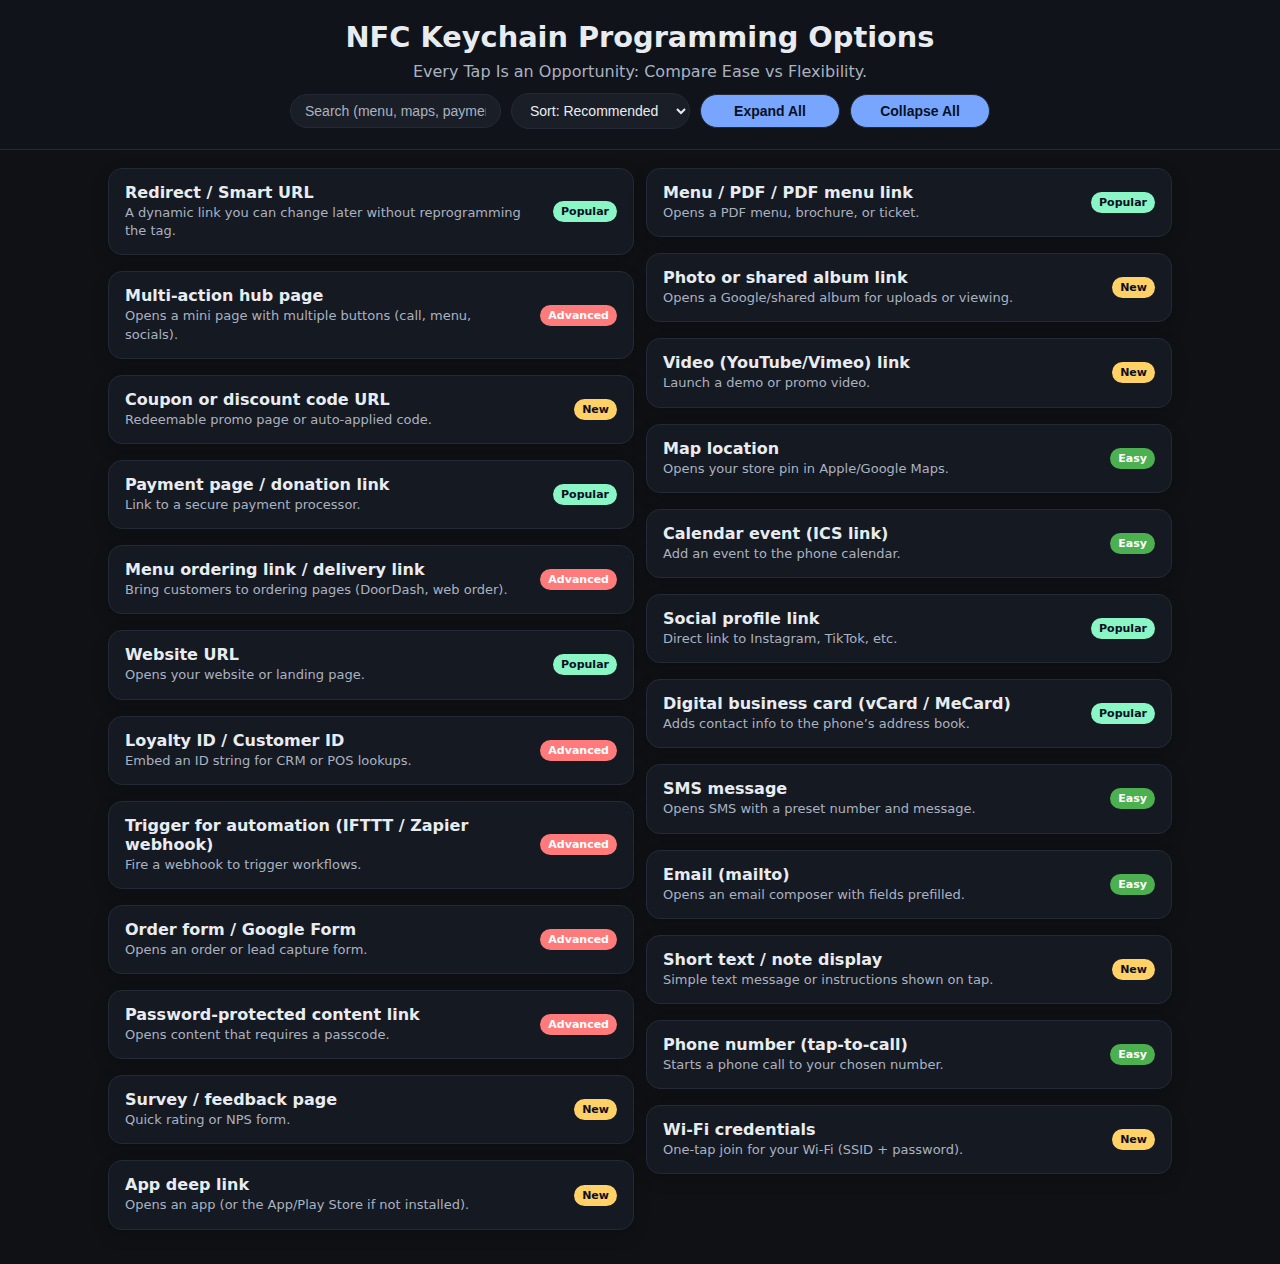
<file: nfc-programming-options.html>
<!doctype html>
<html lang="en">
<head>
<meta charset="utf-8"><meta name="viewport" content="width=device-width, initial-scale=1">
<title>NFC Programming Options</title>
<style>
  :root{--bg:#0f1115;--card:#151922;--ink:#e8ecf1;--muted:#aab2c0;--accent:#78a6ff;--accent2:#8af5c5;--border:#232a36}
  *{box-sizing:border-box}
  body{margin:0;background:var(--bg);color:var(--ink);font-family:system-ui,-apple-system,Segoe UI,Roboto}
  header {
  padding: 20px;
  border-bottom: 1px solid var(--border);
  background: #10131a;
  position: sticky;
  top: 0;
  z-index: 5;
  text-align: center;   /* <— centers all text inside */
}

header h1 {
  margin: 0 0 8px;
  font-size: 1.8rem;
  font-weight: 800;
}

header .sub {
  color: var(--muted);
  font-size: 1rem;
  margin: 0;
}

  .wrap{max-width:1100px;margin:0 auto}
  h1{margin:0 0 8px} .sub{color:var(--muted)}
  .controls {
  display: flex;
  flex-wrap: wrap;
  gap: 10px;
  margin-top: 12px;
  justify-content: center;   /* centers the whole group */
  align-items: center;
  text-align: center;
}

.controls input,
.controls select,
.controls button {
  min-width: 140px;
  max-width: 220px;
  padding: 8px 14px;
  border-radius: 999px;                /* pill shape */
  border: 1px solid var(--border);
  background: #1a1f27;
  color: var(--ink);
  font-size: 14px;
  transition: all 0.2s ease;
}

.controls input::placeholder {
  color: var(--muted);
}

.controls input:focus,
.controls select:focus {
  outline: none;
  border-color: var(--accent);
  box-shadow: 0 0 6px var(--accent);
}

.controls button {
  cursor: pointer;
  font-weight: 600;
  background: var(--accent);
  color: #0a1022;
}

.controls button:hover {
  background: var(--accent2);
  color: #0a1022;
  transform: translateY(-1px);
}

  input,select,button{padding:8px 10px;border-radius:10px;border:1px solid var(--border);background:#1a1f27;color:var(--ink)}
  /* Masonry using CSS columns */
  .masonry{column-gap:12px; padding:18px}
  .masonry-1{columns:1}
  @media(min-width:840px){ .masonry-2{ columns:2 } }
  /* Cards */
  details.option{break-inside: avoid; display:inline-block; width:100%;
    border:1px solid var(--border);border-radius:14px;background:var(--card);
    box-shadow:0 6px 16px rgba(0,0,0,.18); margin:0 0 12px; overflow:hidden}
  summary{display:flex;align-items:center;gap:12px;padding:14px 16px;cursor:pointer;list-style:none}
  summary::-webkit-details-marker{display:none}
  .sum-left{display:grid;gap:2px;min-width:0;flex:1}
  .title{font-weight:800} .desc{color:var(--muted);font-size:13px;line-height:1.4}
  .badge {
  font-size: 11px;
  padding: 4px 8px;
  border-radius: 999px;
  font-weight: 700;
}

/* Variants */
.badge.popular  { background: var(--accent2); color: #0a1022; }
.badge.easy     { background: #4caf50; color: #fff; }
.badge.advanced { background: #ff7b7b; color: #fff; }
.badge.new      { background: #ffd166; color: #0a1022; }

  .body{border-top:1px dashed var(--border);padding:14px 16px 18px}
  .anim{display:flex;align-items:center;gap:12px;padding:10px;border:1px dashed var(--border);border-radius:10px}
  .meter{flex:1;min-width:220px}
  .score{display:flex;align-items:center;gap:8px;margin:8px 0;color:var(--muted);font-size:13px}
  .bar{flex:1;height:8px;background:#0e1220;border-radius:999px;border:1px solid var(--border);position:relative;overflow:hidden}
  .fill{position:absolute;inset:0}
  .fill.ease{background:linear-gradient(90deg,var(--accent2),transparent)}
  .fill.flex{background:linear-gradient(90deg,var(--accent),transparent)}
  .tiny-note{color:var(--muted);font-size:12px;margin:0}
  h4{margin:10px 0 6px} ul.kv{margin:0 0 6px 16px}
  /* Fallback/enhanced containers */
  #fallback{}
  #enhanced{display:none}
</style>
</head>
<body>
<header>
  <div class="wrap">
    <h1>NFC Keychain Programming Options</h1>
     <p class="sub">Every Tap Is an Opportunity: Compare Ease vs Flexibility.</p>
    <div class="controls">
      <input id="q" placeholder="Search (menu, maps, payment, vCard…)" />
      <select id="sort">
        <option value="rec">Sort: Recommended</option>
        <option value="ease">Easiest</option>
        <option value="flex">Most Flexible</option>
      </select>
      <button id="expand">Expand All</button>
      <button id="collapse">Collapse All</button>
    </div>
  </div>
</header>

<main id="fallback" class="wrap masonry masonry-1 masonry-2"></main>
<main id="enhanced" class="wrap masonry masonry-1 masonry-2"></main>

<noscript>
  <style>#enhanced{display:none} #fallback{display:block}</style>
  <div class="wrap" style="padding:0 18px 8px;color:var(--muted)">JavaScript is disabled, showing the static list.</div>
</noscript>

<script>
const DATA = [ 
  {"title":"Website URL","desc":"Opens your website or landing page.","ease":95,"flex":70,
   "pros":["Fast & universal","Works on all phones","Trackable with UTM"],
   "cons":["Fixed destination unless using a redirect/shortener"],
   "need":["The URL to open"], "note":"We recommend a mobile‑friendly page", "badge": "Popular"},
  {"title":"Redirect / Smart URL","desc":"A dynamic link you can change later without reprogramming the tag.","ease":90,"flex":95,
   "pros":["Change destination anytime","Great for events & campaigns"],
   "cons":["Relies on a redirect service/server"],
   "need":["Initial target URL and how you’d like it to change later"], "note":"We can host the redirect for you if needed", "badge": "Popular"},
  {"title":"Digital business card (vCard / MeCard)","desc":"Adds contact info to the phone’s address book.","ease":88,"flex":60, 
   "pros":["One‑tap save to contacts","Professional & quick"],
   "cons":["Character limits on some phones","iOS previews vary"],
   "need":["Name, title, phone, email, website, address"], "note":"We’ll optimize for iOS & Android formats", "badge": "Popular"},
  {"title":"Phone number (tap‑to‑call)","desc":"Starts a phone call to your chosen number.","ease":98,"flex":40,
   "pros":["Instant action","Great for service & bookings"],
   "cons":["Some users prefer to view info first"], "need":["Phone number"], "note":"We can localize the number format", "badge": "Easy"},
  {"title":"SMS message","desc":"Opens SMS with a preset number and message.","ease":92,"flex":55,
   "pros":["Great for text‑club opt‑ins","Frictionless inquiries"],
   "cons":["iOS/Android handle line breaks differently"], "need":["Number + prefilled message text"], "note":"We’ll format for both major OSes", "badge": "Easy"},
  {"title":"Email (mailto)","desc":"Opens an email composer with fields prefilled.","ease":90,"flex":55,
   "pros":["Longer messages allowed","Auto‑subject for routing"], "cons":["Relies on device email app setup"],
   "need":["To, CC/BCC (optional), subject, body"], "note":"Emoji subject lines supported", "badge": "Easy"},
  {"title":"Wi‑Fi credentials","desc":"One‑tap join for your Wi‑Fi (SSID + password).","ease":80,"flex":50,
   "pros":["Great for venues & events","No verbal passwords"], "cons":["iOS may prompt differently","Hidden SSIDs can be tricky"],
   "need":["SSID, password, encryption type"], "note":"We can include separate 2.4/5 GHz", "badge": "New"},
  {"title":"App deep link","desc":"Opens an app (or the App/Play Store if not installed).","ease":75,"flex":85,
   "pros":["Jump straight into an app screen","Supports parameters"], "cons":["App must support deep linking","Behaviors vary by platform"],
   "need":["Deep link URL + fallback web URL"], "note":"We’ll add store fallback if app missing", "badge": "New"},
  {"title":"Menu / PDF / PDF menu link","desc":"Opens a PDF menu, brochure, or ticket.","ease":95,"flex":65,
   "pros":["Simple and printable","Offline‑friendly once cached"], "cons":["Large PDFs load slower on cellular"],
   "need":["Public PDF URL"], "note":"We can host lightweight PDFs", "badge": "Popular"},
  {"title":"Photo or shared album link","desc":"Opens a Google/shared album for uploads or viewing.","ease":90,"flex":70,
   "pros":["Perfect for events","Easy guest participation"], "cons":["Upload rights depend on the platform"],
   "need":["Album URL & permissions preference"], "note":"We can later retarget to an archive", "badge": "New"},
  {"title":"Video (YouTube/Vimeo) link","desc":"Launch a demo or promo video.","ease":95,"flex":65,
   "pros":["High engagement","Time‑stamped starts"], "cons":["Cell data/buffer on weak signal"],
   "need":["Public video URL (can be unlisted)"], "note":"We can append timestamp parameters", "badge": "New"},
  {"title":"Social profile link","desc":"Direct link to Instagram, TikTok, etc.","ease":96,"flex":55,
   "pros":["Grow followers","Track via platform analytics"], "cons":["Algorithm/platform changes"],
   "need":["Profile URL"], "note":"We can use link pages to bundle accounts", "badge": "Popular"},
  {"title":"Coupon or discount code URL","desc":"Redeemable promo page or auto‑applied code.","ease":92,"flex":75,
   "pros":["Boost conversions","Auto‑apply codes"], "cons":["Store/cart platform limitations"],
   "need":["URL + code (if separate)"], "note":"We can add UTM tracking tags", "badge": "New"},
  {"title":"Loyalty ID / Customer ID","desc":"Embed an ID string for CRM or POS lookups.","ease":85,"flex":80,
   "pros":["Fast identification","Works offline then syncs"], "cons":["Requires backend support"],
   "need":["ID scheme + endpoint/fallback URL"], "note":"Consider QR as backup on signage", "badge": "Advanced"},
  {"title":"Order form / Google Form","desc":"Opens an order or lead capture form.","ease":94,"flex":70,
   "pros":["Instant capture","Auto‑route to email/CRM"], "cons":["Too many fields kills completion"],
   "need":["Form link + desired fields"], "note":"We can prefill known fields", "badge": "Advanced"},
  {"title":"Menu ordering link / delivery link","desc":"Bring customers to ordering pages (DoorDash, web order).","ease":96,"flex":70,
   "pros":["Reduce taps to checkout","Works with third‑party apps"], "cons":["Fees on marketplaces"],
   "need":["Link to ordering page(s)"], "note":"We can A/B test via dynamic redirects", "badge": "Advanced"},
  {"title":"Map location","desc":"Opens your store pin in Apple/Google Maps.","ease":97,"flex":60,
   "pros":["Guides customers to you","Supports custom pins"], "cons":["Needs correct address/coords"],
   "need":["Address or GPS coordinates"], "note":"We can add UTM for ‘Get Directions’", "badge": "Easy"},
  {"title":"Calendar event (ICS link)","desc":"Add an event to the phone calendar.","ease":88,"flex":65,
   "pros":["Lock in attendance","Reminders attached"], "cons":["Timezones & DST matter"],
   "need":["Event title, time, location, details"], "note":"We’ll generate cross‑platform ICS", "badge": "Easy"},
  {"title":"Payment page / donation link","desc":"Link to a secure payment processor.","ease":92,"flex":75,
   "pros":["No card handling","Apple/Google Pay"], "cons":["Processor fees apply"],
   "need":["Checkout URL (Stripe, PayPal, etc.)"], "note":"Avoids card emulation (not supported)", "badge": "Popular"},
  {"title":"Short text / note display","desc":"Simple text message or instructions shown on tap.","ease":98,"flex":45,
   "pros":["Works after read (cached)","Great for quick tips"], "cons":["Length limits apply","No analytics"],
   "need":["Your short message"], "note":"We can link to details as fallback", "badge": "New"},
  {"title":"Trigger for automation (IFTTT / Zapier webhook)","desc":"Fire a webhook to trigger workflows.","ease":70,"flex":95,
   "pros":["Super flexible","Connects to thousands of apps"], "cons":["Requires webhook endpoint","Network required"],
   "need":["Webhook URL & payload"], "note":"We can include a fallback landing page", "badge": "Advanced"},
  {"title":"Password‑protected content link","desc":"Opens content that requires a passcode.","ease":84,"flex":80,
   "pros":["Gate private content","Rotate passwords easily"], "cons":["Adds one extra step for users"],
   "need":["Hosted page & password policy"], "note":"We can host & manage access", "badge": "Advanced"},
  {"title":"Survey / feedback page","desc":"Quick rating or NPS form.","ease":92,"flex":70,
   "pros":["Capture feedback fast","Export to Sheets/CRM"], "cons":["Survey fatigue is real"],
   "need":["Form URL + desired fields"], "note":"We can add QR backup on receipts", "badge": "New"},
  {"title":"Multi‑action hub page","desc":"Opens a mini page with multiple buttons (call, menu, socials).","ease":88,"flex":92,
   "pros":["One tag, many actions","Easy to update"], "cons":["Needs a hosted page"],
   "need":["List of buttons & priority order"], "note":"We can design & host the hub page", "badge": "Advanced"}
];

function card(d){
  const li = a => `<li>${a}</li>`;
  return `
  <details class="option">
    <summary>
      <div class="sum-left">
        <div class="title">${d.title}</div>
        <div class="desc">${d.desc}</div>
      </div>
      ${d.badge ? `<span class="badge ${d.badge.toLowerCase()}">${d.badge}</span>` : ""}
    </summary>
    <div class="body">
      <div class="anim">
        <div class="meter">
          <div class="score"><span>Ease</span><div class="bar"><div class="fill ease" style="width:${d.ease}%"></div></div></div>
          <div class="score"><span>Flexibility</span><div class="bar"><div class="fill flex" style="width:${d.flex}%"></div></div></div>
        </div>
        <p class="tiny-note">${d.note||''}</p>
      </div>
      <div>
        <h4>Pros</h4>
        <ul class="kv">${d.pros.map(li).join('')}</ul>
        <h4>Considerations</h4>
        <ul class="kv">${d.cons.map(li).join('')}</ul>
        <h4>What we need</h4>
        <ul class="kv">${d.need.map(li).join('')}</ul>
      </div>
    </div>
  </details>`;
}

const fallback = document.getElementById('fallback');
const enhanced = document.getElementById('enhanced');
const q = document.getElementById('q');
const sortSel = document.getElementById('sort');

function render(to){
  let items = DATA.slice();
  const term = (q.value||'').toLowerCase();
  if(term) items = items.filter(d => (d.title+' '+d.desc+' '+d.note+' '+d.pros.join(' ')+' '+d.cons.join(' ')+' '+d.need.join(' ')).toLowerCase().includes(term));
  const s = sortSel.value;
  if (s==='ease') items.sort((a,b)=>b.ease-a.ease);
  else if (s==='flex') items.sort((a,b)=>b.flex-a.flex);
  else items.sort((a,b)=>(b.ease+b.flex)-(a.ease+a.flex));
  to.innerHTML = items.map(card).join('');
}

(function enhance(){
  try{
    // Prefer enhanced mode if JS allowed
    render(enhanced);
    enhanced.style.display = 'block';
    fallback.style.display = 'none';
    q.addEventListener('input', ()=>render(enhanced));
    sortSel.addEventListener('change', ()=>render(enhanced));
    document.getElementById('expand').addEventListener('click', ()=> enhanced.querySelectorAll('details').forEach(d=> d.open = true));
    document.getElementById('collapse').addEventListener('click', ()=> enhanced.querySelectorAll('details').forEach(d=> d.open = false));
  }catch(e){
    console.error(e);
    // Fallback to static
    render(fallback);
    fallback.style.display='block';
    enhanced.style.display='none';
  }
})();
</script>
</body>
</html>
</file>
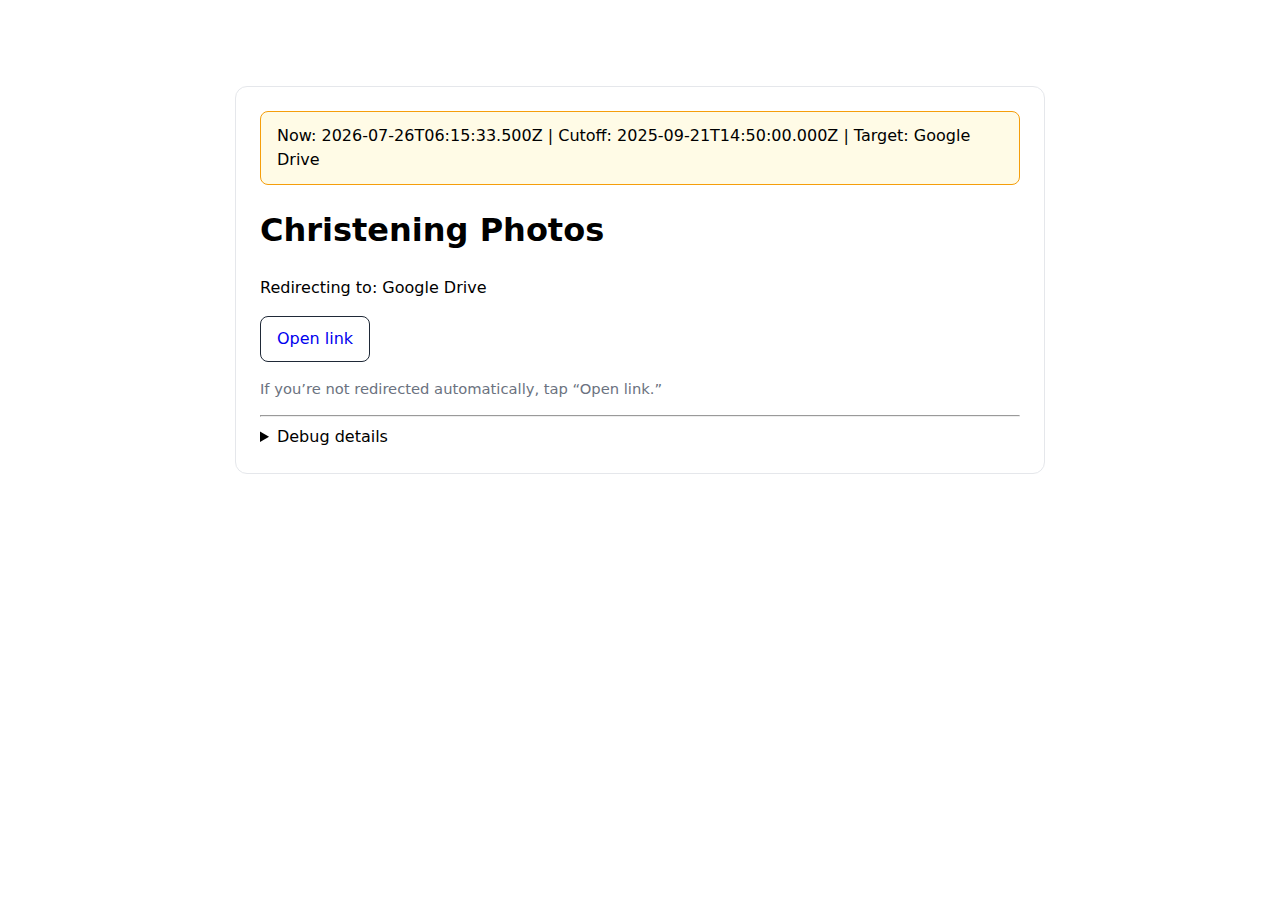
<file: NFC-Redirects/Giuliana-Assli-Christening-v2.html>
<!doctype html>
<html lang="en">
<head>
  <meta charset="utf-8" />
  <meta name="viewport" content="width=device-width, initial-scale=1" />
  <title>Giuliana & Assli Christening – Redirect</title>

  <!-- Cache busting hints (some CDNs may still cache; use ?v=N or rename file if needed) -->
  <meta http-equiv="Cache-Control" content="no-store, no-cache, must-revalidate, max-age=0" />
  <meta http-equiv="Pragma" content="no-cache" />
  <meta http-equiv="Expires" content="0" />

  <meta name="robots" content="noindex" />
  <style>
    :root { --muted:#6b7280; }
    body { font-family: system-ui, -apple-system, Segoe UI, Roboto, Arial, sans-serif; padding: 24px; line-height: 1.5; }
    .card { max-width: 760px; margin: 6vh auto; border: 1px solid #e5e7eb; border-radius: 12px; padding: 24px; }
    .btn { display: inline-block; padding: 10px 16px; text-decoration: none; border: 1px solid #1f2937; border-radius: 8px; }
    .muted { color: var(--muted); font-size: .92em; }
    .banner { background: #fffbe6; border: 1px solid #f59e0b; padding: 12px 16px; border-radius: 8px; margin-bottom: 16px; }
    code { background:#f6f8fa; padding:2px 6px; border-radius:6px; }
    .kv { font-family: ui-monospace, SFMono-Regular, Menlo, Consolas, monospace; font-size: 0.95em; }
  </style>
</head>
<body>
  <div class="card">
    <div class="banner" id="info">Checking time…</div>
    <h1>Christening Photos</h1>
    <p id="status">Taking you to the right place…</p>
    <p><a id="fallback" class="btn" href="#" rel="noopener">Open link</a></p>
    <p class="muted">If you’re not redirected automatically, tap “Open link.”</p>
    <hr>
    <details>
      <summary>Debug details</summary>
      <div id="debug" class="muted kv" style="white-space:pre-wrap"></div>
      <p class="muted">
        Manual override: <code>?to=guestcam</code> or <code>?to=drive</code><br>
        Debug mode (no auto-redirect): <code>?mode=debug</code><br>
        Cache-bust after pushes: add <code>?v=2</code> (increment each time)
      </p>
    </details>
  </div>

  <script>
    // ====== EDIT THESE LINES ======
    const guestcamURL = "https://www.flixmomo.com/"; // TODO: put your real Guestcam link
    const driveURL    = "https://drive.google.com/drive/folders/18D1VPKDkxgjHBJ4S4o1fqJ9_rnlpZMh-?usp=sharing"; // TODO: your real Drive folder
    // UTC cutoff (Z means UTC). Example shown below.
    const cutoffUTC   = "2025-09-21T14:50:00Z";
    // =================================

    const qs = new URLSearchParams(location.search);
    const override = (qs.get("to") || "").toLowerCase();
    const debugMode = (qs.get("mode") || "").toLowerCase() === "debug";

    const now = new Date();
    const cutoff = new Date(cutoffUTC);

    let target = guestcamURL;
    if (override === "guestcam") target = guestcamURL;
    else if (override === "drive") target = driveURL;
    else if (now >= cutoff) target = driveURL;

    // Visible info banner
    const info = document.getElementById("info");
    info.textContent = "Now: " + now.toISOString() + " | Cutoff: " + cutoff.toISOString() + " | Target: " + (target === guestcamURL ? "Guestcam" : "Google Drive") + (debugMode ? " (debug mode: no auto-redirect)" : "");

    // Update UI
    document.getElementById("fallback").href = target;
    document.getElementById("status").textContent = "Redirecting to: " + (target === guestcamURL ? "Guestcam" : "Google Drive");

    // Debug block
    (function(){
      const dbg = document.getElementById("debug");
      const lines = [];
      lines.push("Now (client): " + now.toISOString());
      lines.push("Cutoff (UTC): " + cutoff.toISOString());
      lines.push("Override:     " + (override || "none"));
      lines.push("Decision:     " + (now >= cutoff ? "AFTER cutoff → Drive" : "BEFORE cutoff → Guestcam"));
      lines.push("Target URL:   " + target);
      lines.push("Debug mode:   " + (debugMode ? "ON (no auto-redirect)" : "OFF"));
      dbg.textContent = lines.join("\n");
      console.log(lines.join("\n"));
    })();

    // Auto-redirect: only if not in debug mode. Delay a bit so you can read the banner.
    if (!debugMode) {
      setTimeout(function(){
        try { location.replace(target); } catch(e) { location.href = target; }
      }, 2000);
    }
  </script>
</body>
</html>
</file>
<file: sample/styles.css>
/* Basic reset & theme */
:root{
  --bg:#0b0d10;
  --panel:#12151b;
  --panel-alt:#0f1318;
  --text:#e8ecf1;
  --muted:#9aa6b2;
  --brand:#6aa1ff;
  --accent:#7cf7cf;
  --line:#1e2530;
  --card:#151a22;
  --good:#18c36e;
}
*{box-sizing:border-box}
html,body{margin:0;padding:0;font-family:'Inter',system-ui,-apple-system,Segoe UI,Roboto,Arial,sans-serif;background:var(--bg);color:var(--text);}
a{color:var(--brand);text-decoration:none}
.container{max-width:1100px;margin:0 auto;padding:0 20px}
.section{padding:72px 0;background:var(--panel)}
.section.alt{background:var(--panel-alt)}
h1,h2,h3{line-height:1.1;margin:0 0 12px}
p{color:var(--muted);margin:0 0 16px}
.sub{color:var(--muted);margin-top:-4px}

/* Header */
.site-header{position:sticky;top:0;z-index:50;background:rgba(11,13,16,.7);backdrop-filter:saturate(120%) blur(10px);border-bottom:1px solid var(--line)}
.nav{display:flex;align-items:center;justify-content:space-between;height:64px}
.brand{display:flex;gap:10px;align-items:center;font-weight:700}
.brand svg{width:28px;height:28px;color:var(--accent)}
.brand.small svg{width:22px;height:22px}
.nav-links a{margin-left:18px;color:var(--text)}
.nav-links a:hover{color:var(--accent)}

/* Hero */
.hero{background:radial-gradient(1200px 500px at 20% -10%, rgba(122,247,207,.15), transparent),radial-gradient(900px 400px at 110% 20%, rgba(106,161,255,.15), transparent),var(--panel)}
.hero-inner{display:grid;grid-template-columns:1.1fr .9fr;gap:28px;padding:40px 0}
.hero h1{font-size:44px}
.meta{display:flex;gap:16px;margin-top:10px;color:var(--muted);font-size:14px}
.hero-ctas{display:flex;gap:12px;margin:16px 0 4px}
.btn{border:1px solid var(--line);background:transparent;color:var(--text);padding:12px 16px;border-radius:10px;cursor:pointer;font-weight:600}
.btn.primary{background:linear-gradient(90deg,var(--brand),var(--accent));color:#0a0c10;border:0}
.btn.ghost:hover{border-color:var(--brand);color:#fff}
.hero-card{position:relative;border:1px solid var(--line);background:var(--card);border-radius:16px;padding:24px;display:flex;align-items:center;justify-content:center}
.phone{width:210px;height:420px;border-radius:28px;border:2px solid #2a3240;background:#000;display:flex;align-items:center;justify-content:center;box-shadow:0 10px 30px rgba(0,0,0,.4)}
.screen{width:86%;height:86%;background:linear-gradient(180deg,#0d1117,#0b0d10);border-radius:20px;display:grid;place-items:center;position:relative;overflow:hidden}
.pulse{position:absolute;width:140px;height:140px;border-radius:50%;background:radial-gradient(circle, rgba(124,247,207,.35), transparent 60%);animation:pulse 2s infinite ease-in-out}
@keyframes pulse{0%{transform:scale(.7);opacity:.9}70%{transform:scale(1.15);opacity:.2}100%{transform:scale(1.2);opacity:0}}
.screen-text{position:relative;z-index:2;color:#d3e2ff;text-align:center;padding:0 10px;font-size:14px}
.tag{position:absolute;right:16px;bottom:16px;background:#0e141c;border:1px solid var(--line);padding:6px 10px;border-radius:999px;font-weight:600;color:var(--accent)}

/* Two column + cards */
.two-col{display:grid;grid-template-columns:1fr 1fr;gap:28px}
.card-list{display:grid;grid-template-columns:repeat(3,1fr);gap:16px}
.card{background:var(--card);border:1px solid var(--line);border-radius:12px;padding:16px}
.steps{margin:0;padding-left:18px}
.details{border:1px solid var(--line);border-radius:10px;padding:10px 12px;background:transparent;margin:10px 0}
.details>summary{cursor:pointer;color:#dfe7f2}
.details>p{margin:8px 0 0}

/* Accordion */
.accordion{max-width:900px;margin:12px auto 0;border-top:1px solid var(--line)}
.acc{width:100%;text-align:left;padding:16px;border:none;border-bottom:1px solid var(--line);background:transparent;color:var(--text);font-weight:600;cursor:pointer}
.panel{display:none;padding:10px 16px 18px;border-bottom:1px solid var(--line);color:var(--muted)}
.acc[aria-expanded="true"] + .panel{display:block}

/* Pricing */
.pricing-grid{display:grid;grid-template-columns:repeat(3,1fr);gap:16px;margin-top:16px}
.price-card{background:var(--card);border:1px solid var(--line);border-radius:16px;padding:20px;position:relative}
.price-card .price{font-size:36px;font-weight:800;margin:6px 0 8px}
.price-card .price span{font-size:.6em;color:var(--muted)}
.price-card ul{margin:0;padding-left:18px;color:var(--muted)}
.price-card .badge{position:absolute;top:14px;right:14px;background:var(--accent);color:#041018;font-weight:800;border-radius:999px;padding:6px 10px;font-size:12px}
.price-card.featured{outline:2px solid var(--accent);}

/* ROI */
.roi-form{display:grid;gap:10px}
.roi-form label{display:grid;gap:6px}
.roi-form input{padding:12px;border-radius:10px;border:1px solid var(--line);background:#0e131a;color:var(--text)}
.hint{color:var(--muted);font-size:12px}
.roi-output{display:grid;place-items:center;background:var(--card);border:1px solid var(--line);border-radius:16px;padding:20px}
.roi-number{font-size:44px;font-weight:800;color:var(--good)}

/* Lead form & CTAs */
.lead-form{display:grid;gap:12px}
.lead-form input,.lead-form textarea{padding:12px;border-radius:10px;border:1px solid var(--line);background:#0e131a;color:var(--text)}
.form-actions{display:flex;gap:10px;margin-top:6px}
.cta-stack{display:grid;gap:10px;height:max-content}
.cta{display:flex;align-items:center;gap:10px;border:1px solid var(--line);background:var(--card);padding:12px 14px;border-radius:12px;color:var(--text)}
.cta:hover{outline:1px solid var(--brand)}

/* Footer */
.site-footer{border-top:1px solid var(--line);background:#0a0c10;padding:28px 0}
.footer-inner{display:flex;align-items:center;justify-content:space-between;gap:16px;flex-wrap:wrap}
.links a{margin-right:16px;color:var(--muted)}
.legal{color:var(--muted);font-size:14px}

/* Responsive */
@media (max-width: 900px){
  .hero-inner,.two-col{grid-template-columns:1fr}
  .card-list{grid-template-columns:1fr 1fr}
  .pricing-grid{grid-template-columns:1fr}
  .nav-links{display:none}
  .hero h1{font-size:36px}
}
</file>
